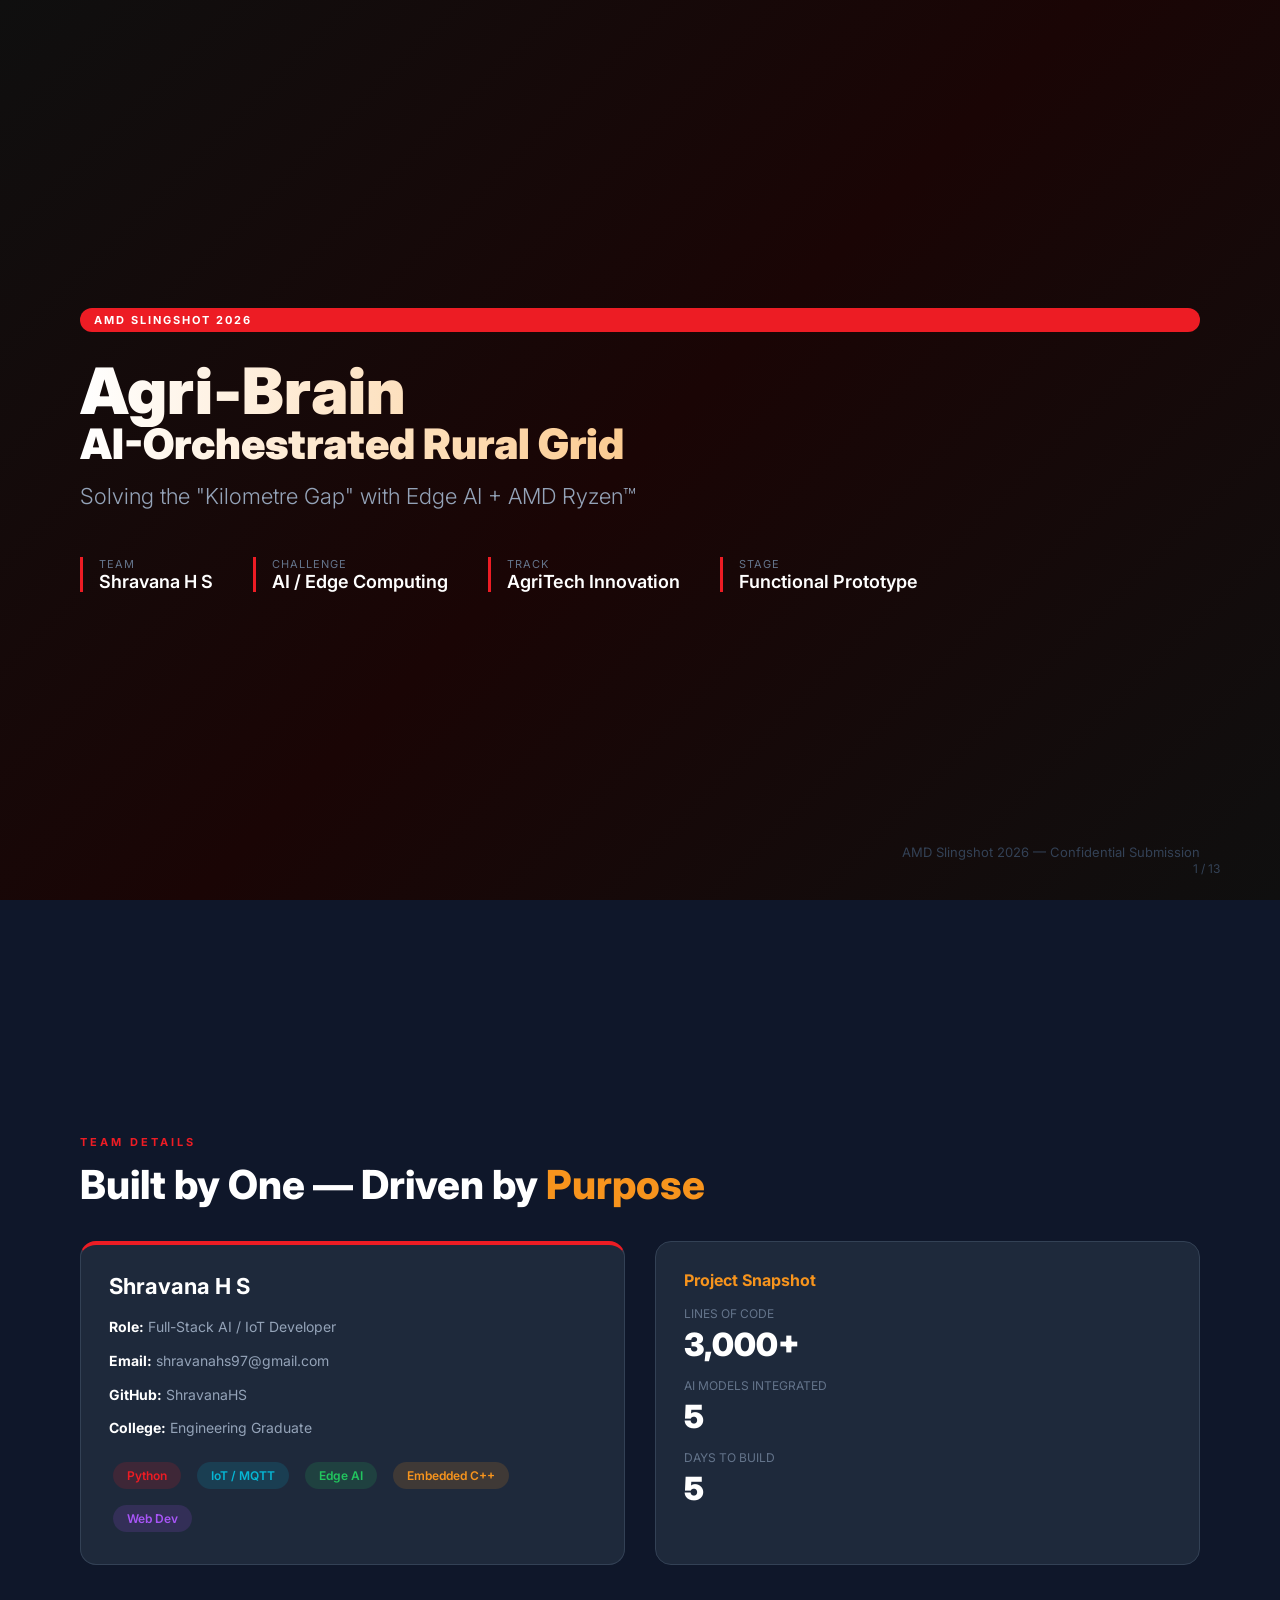
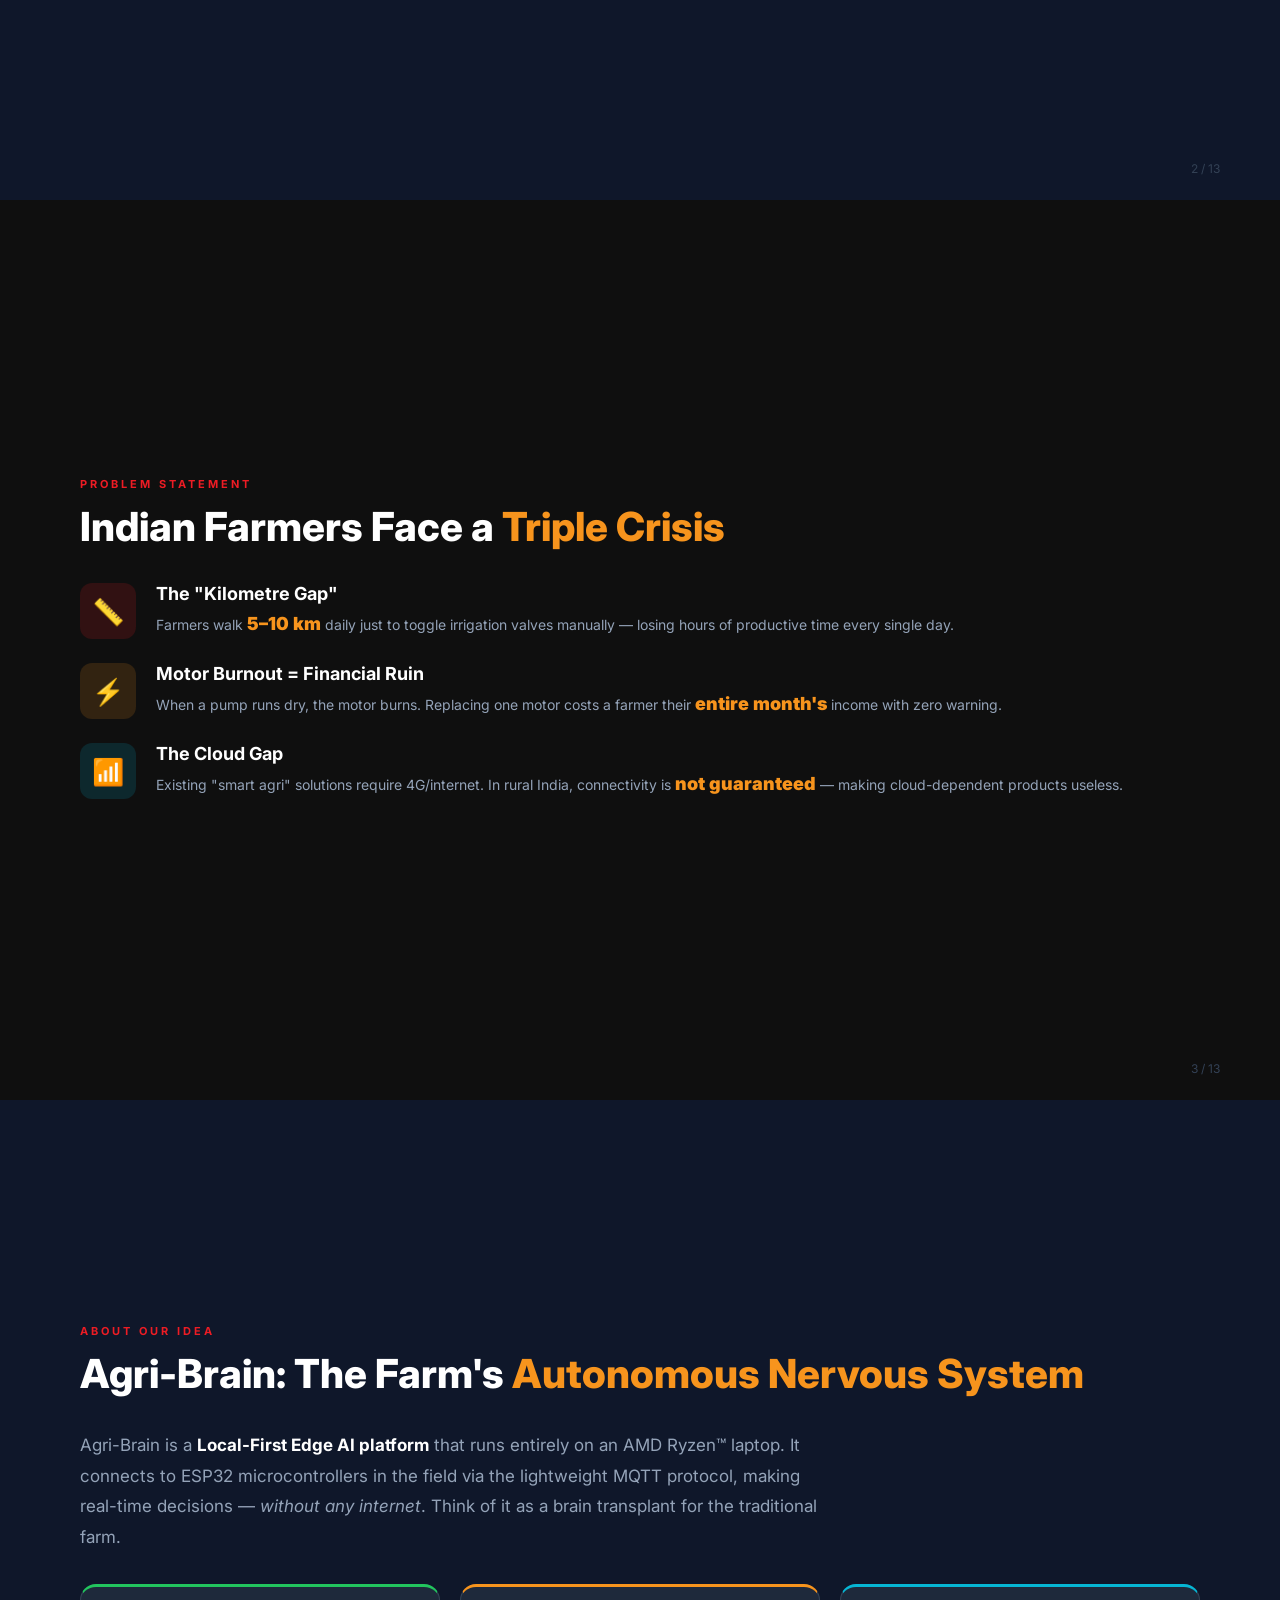
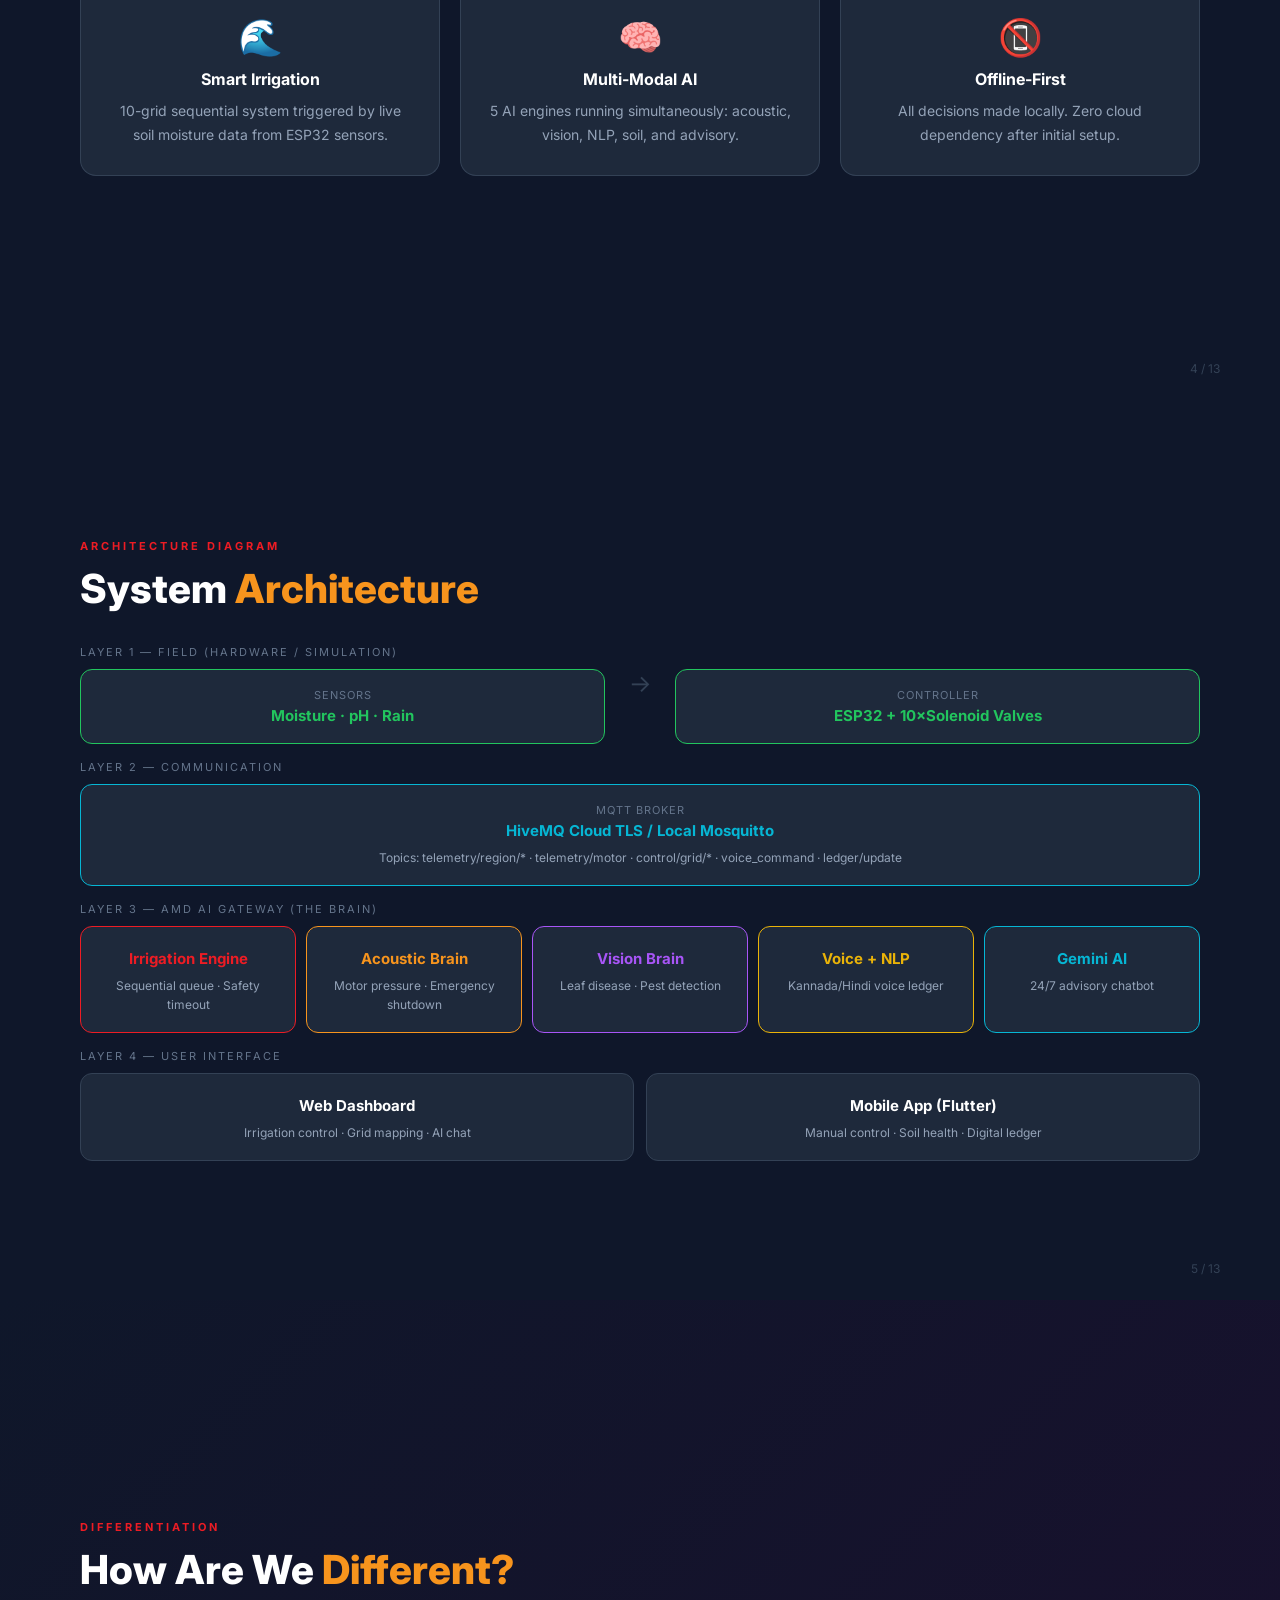
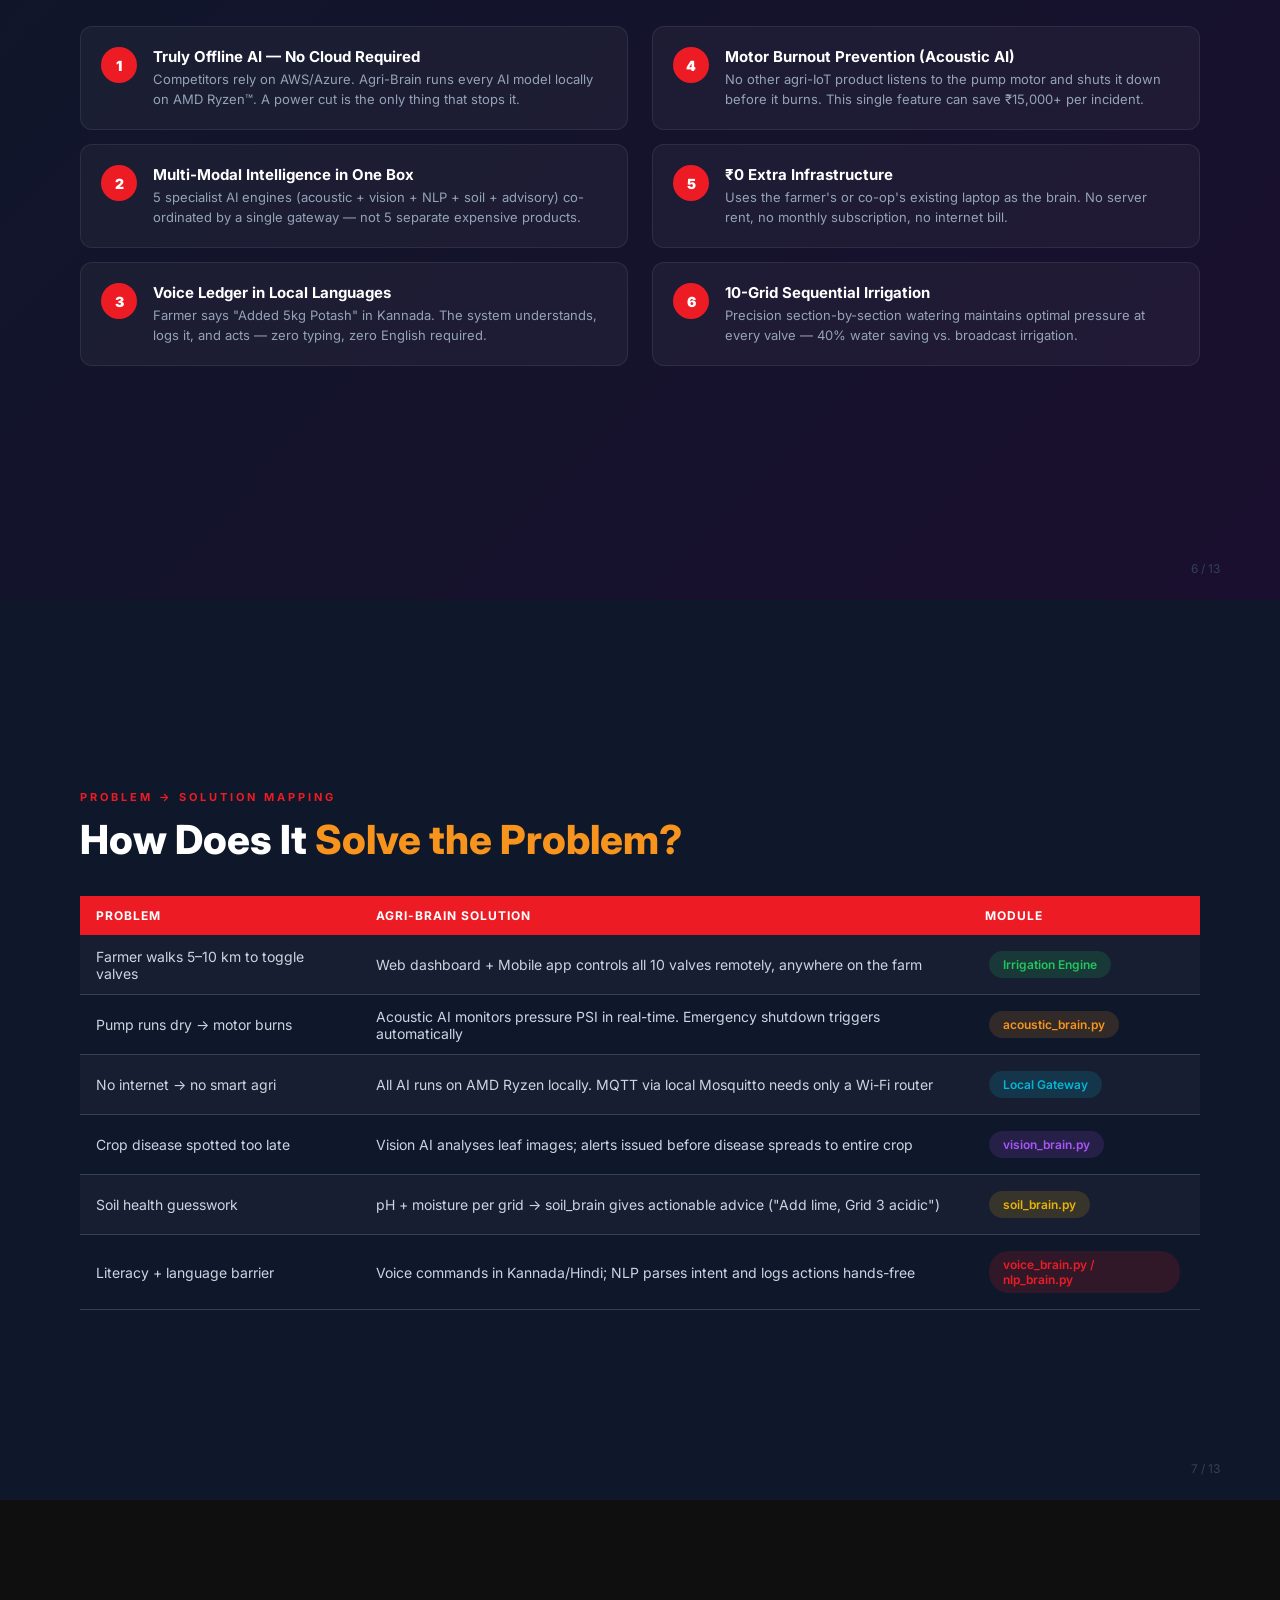
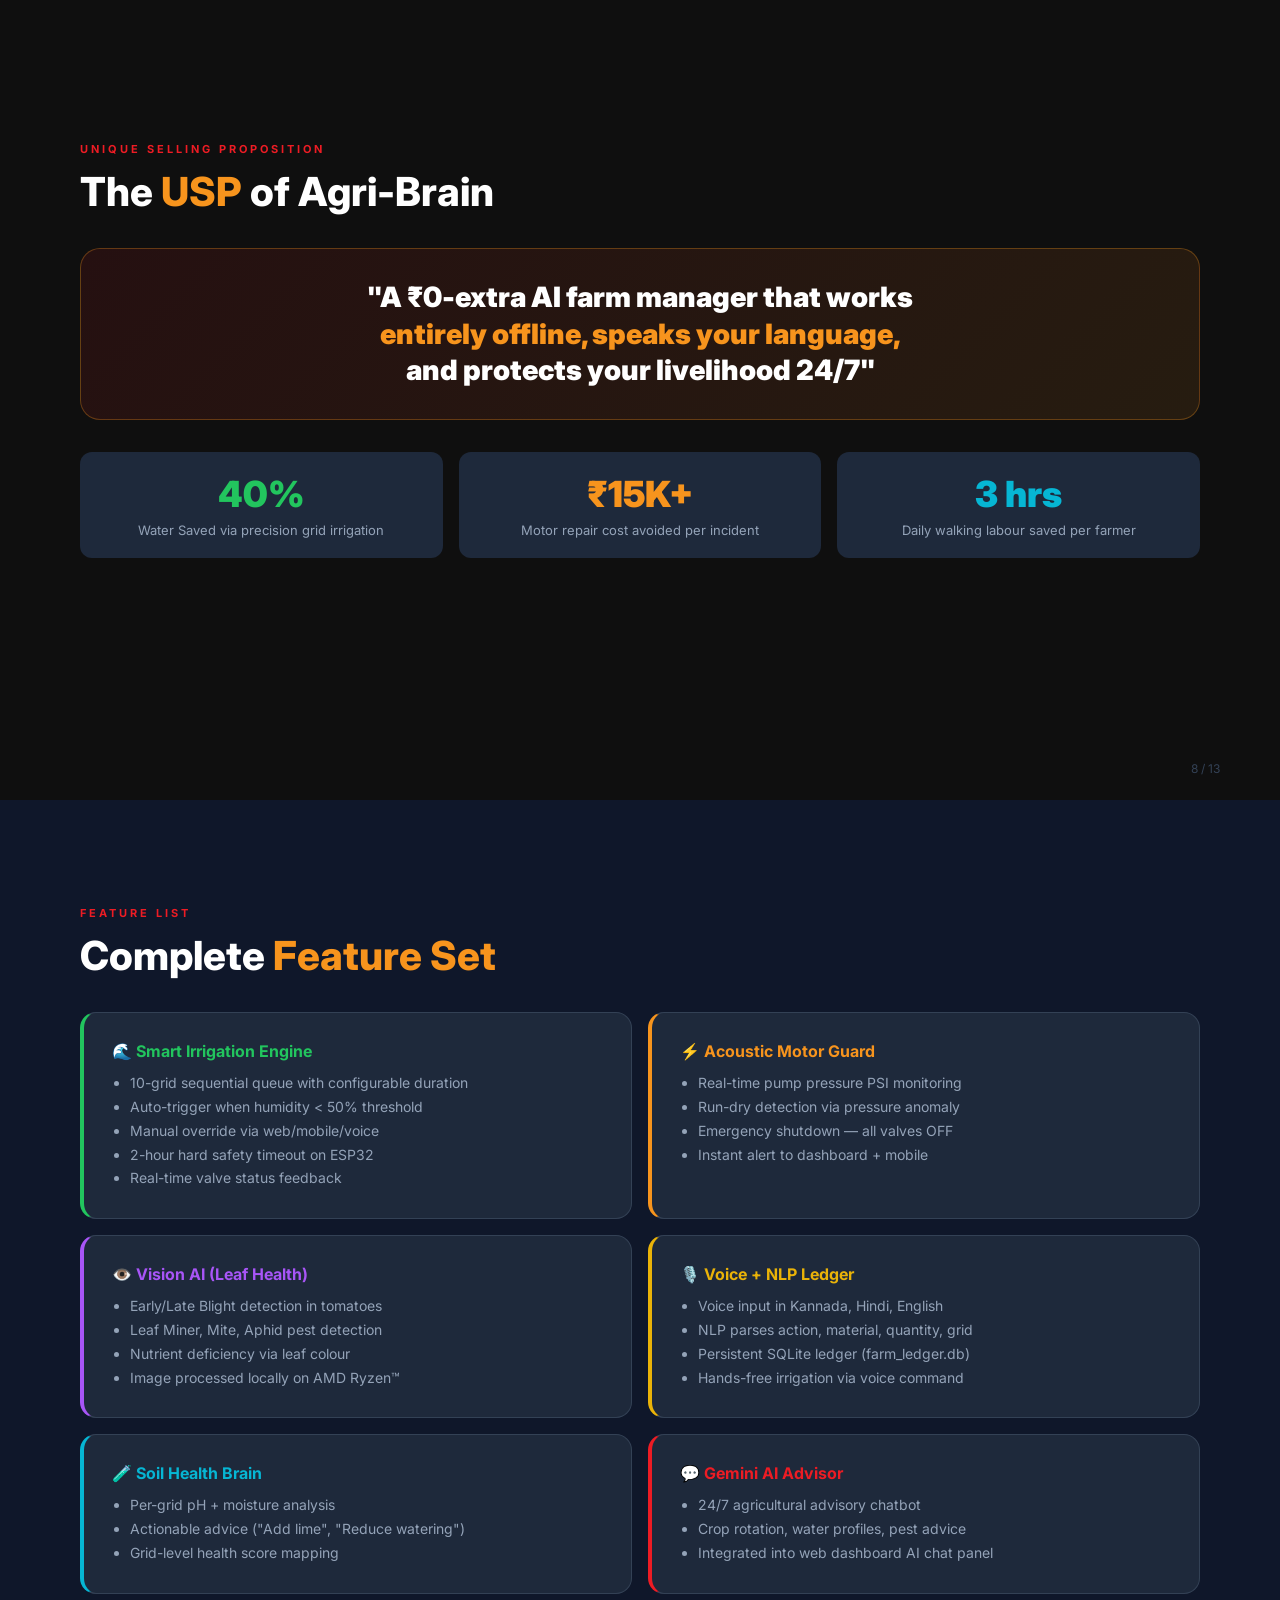
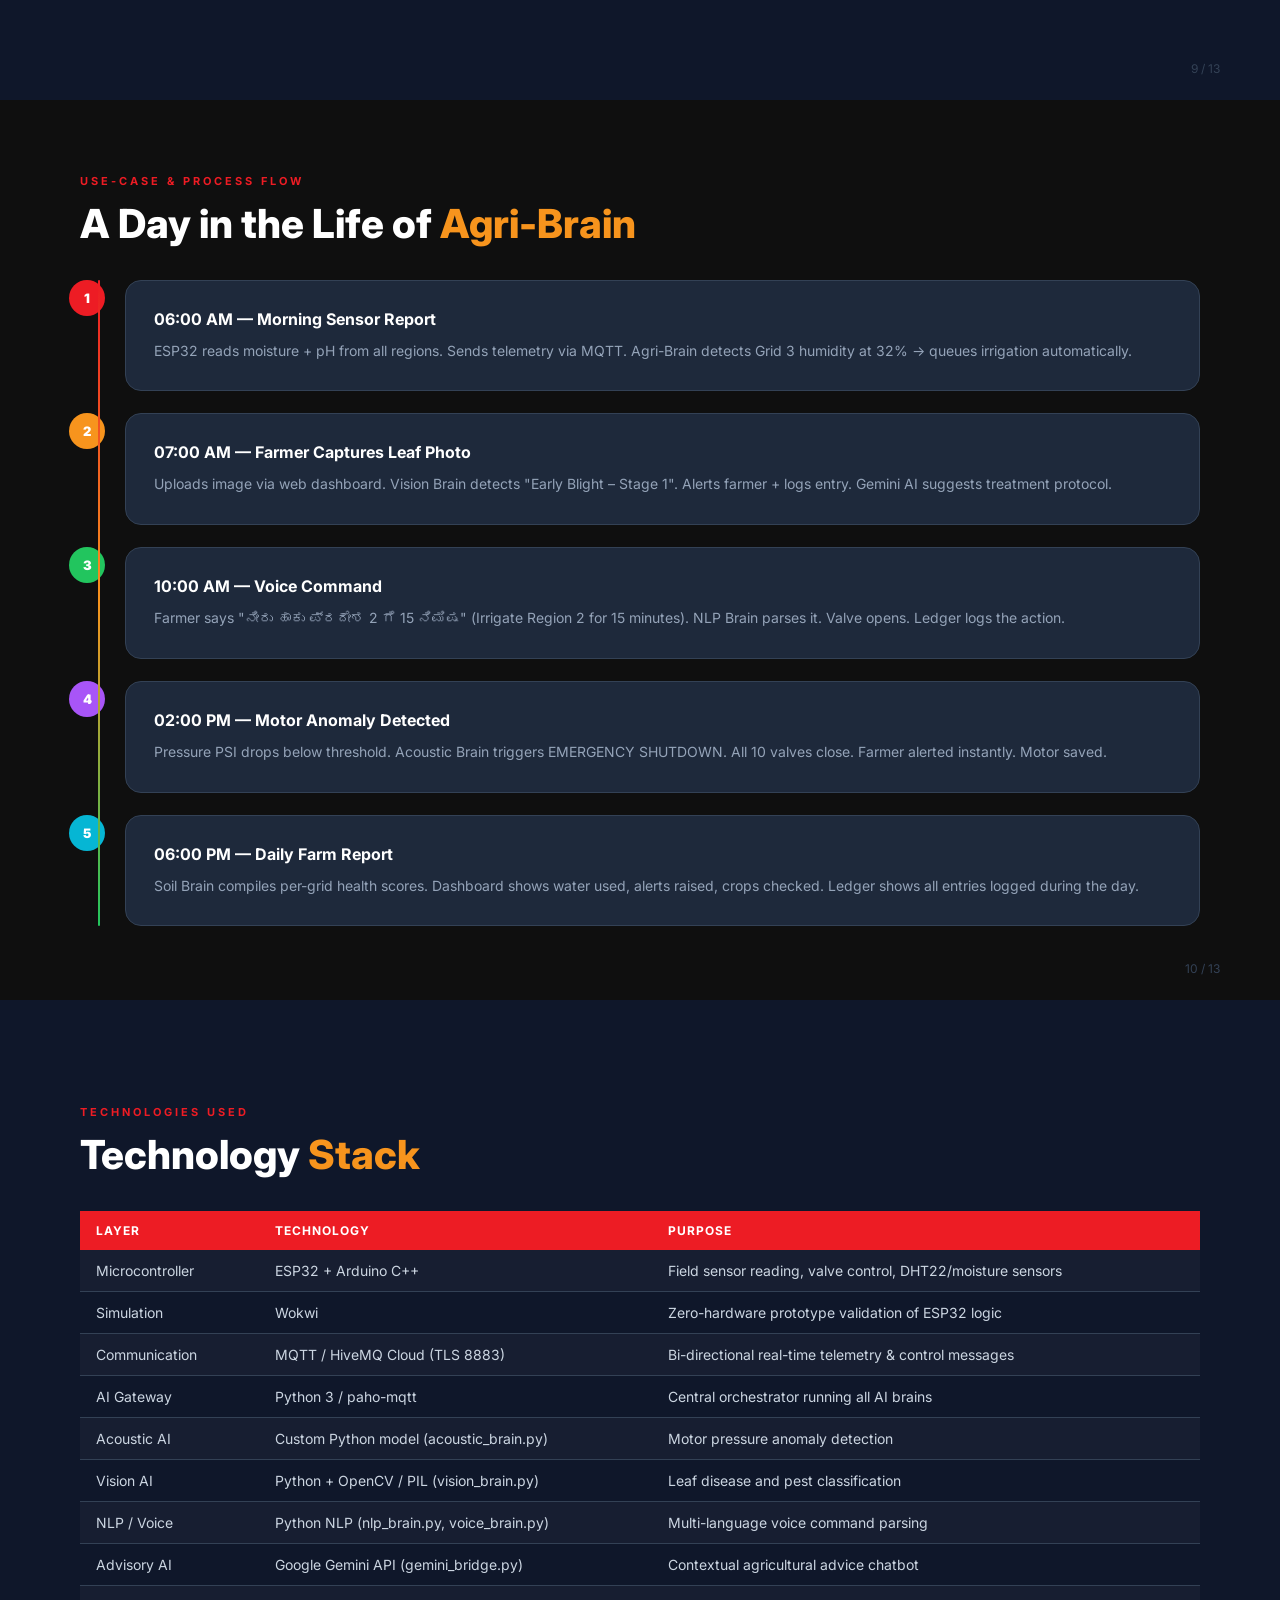
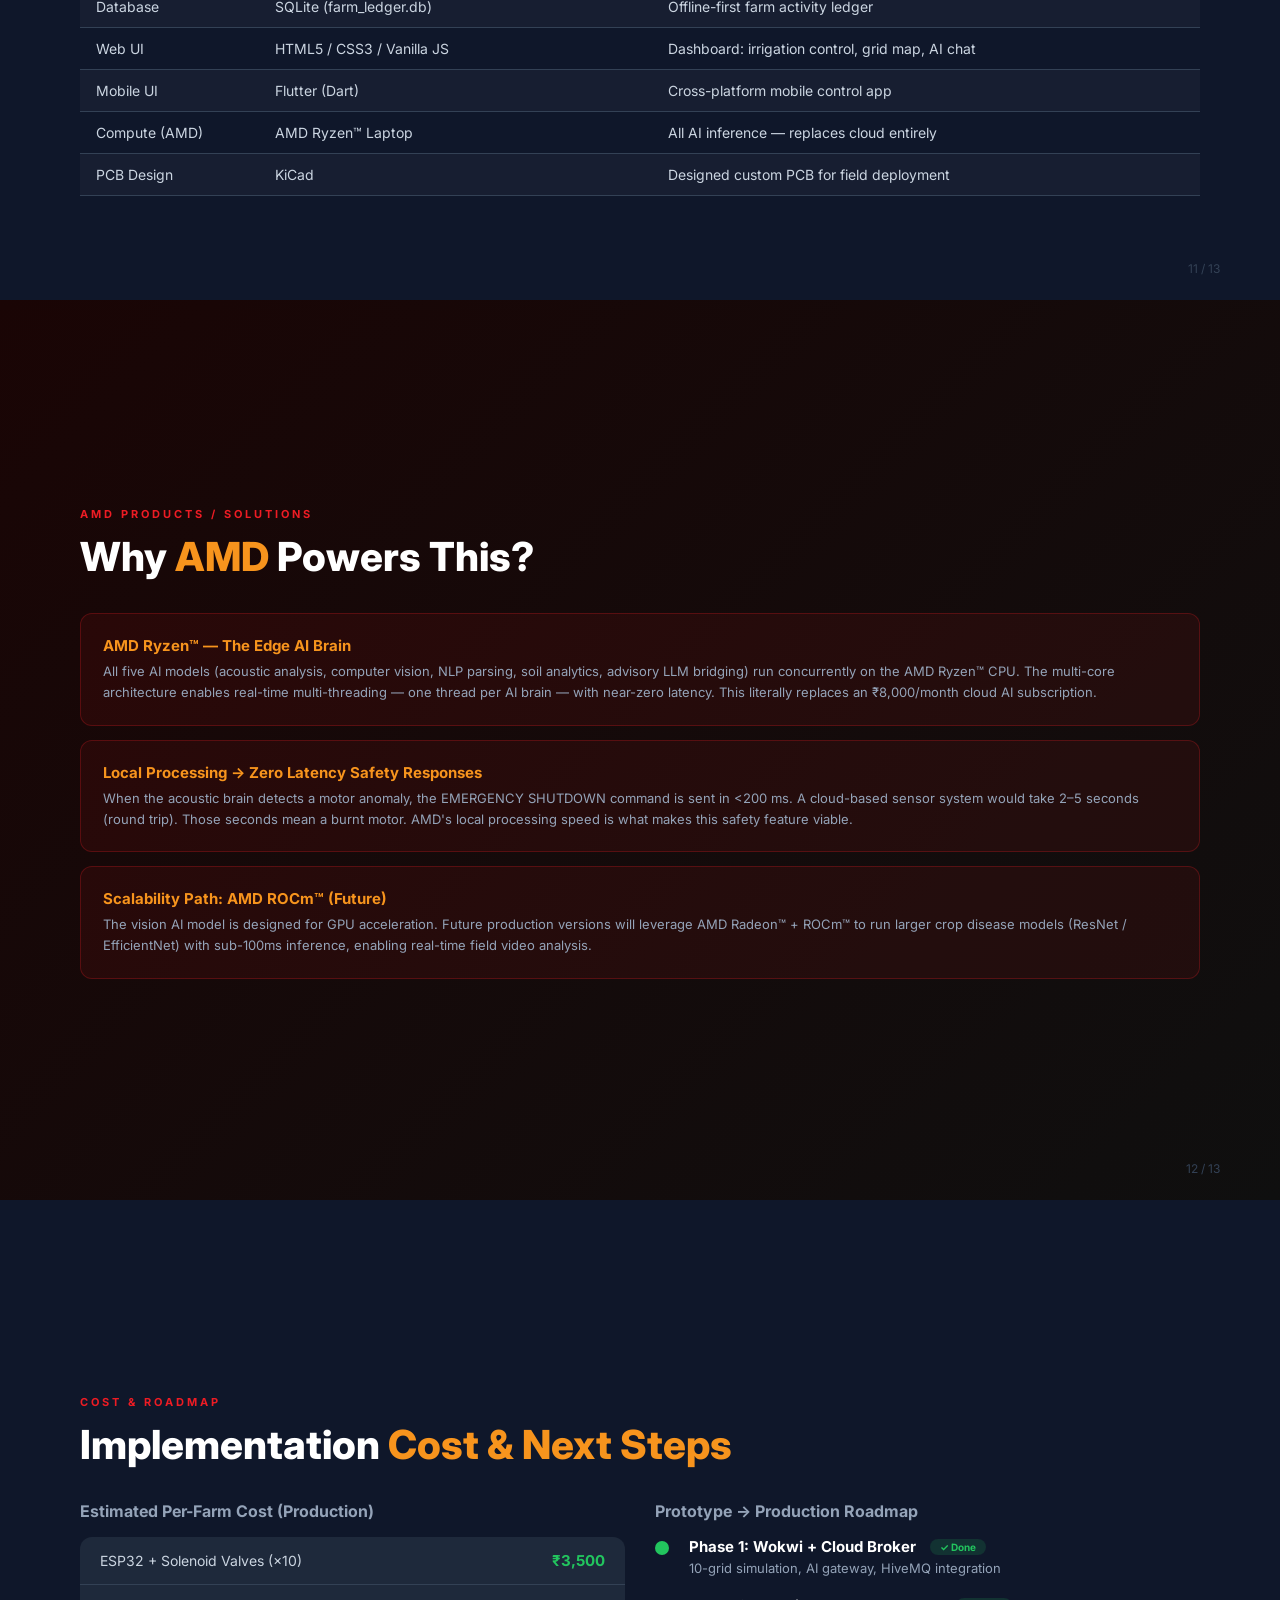
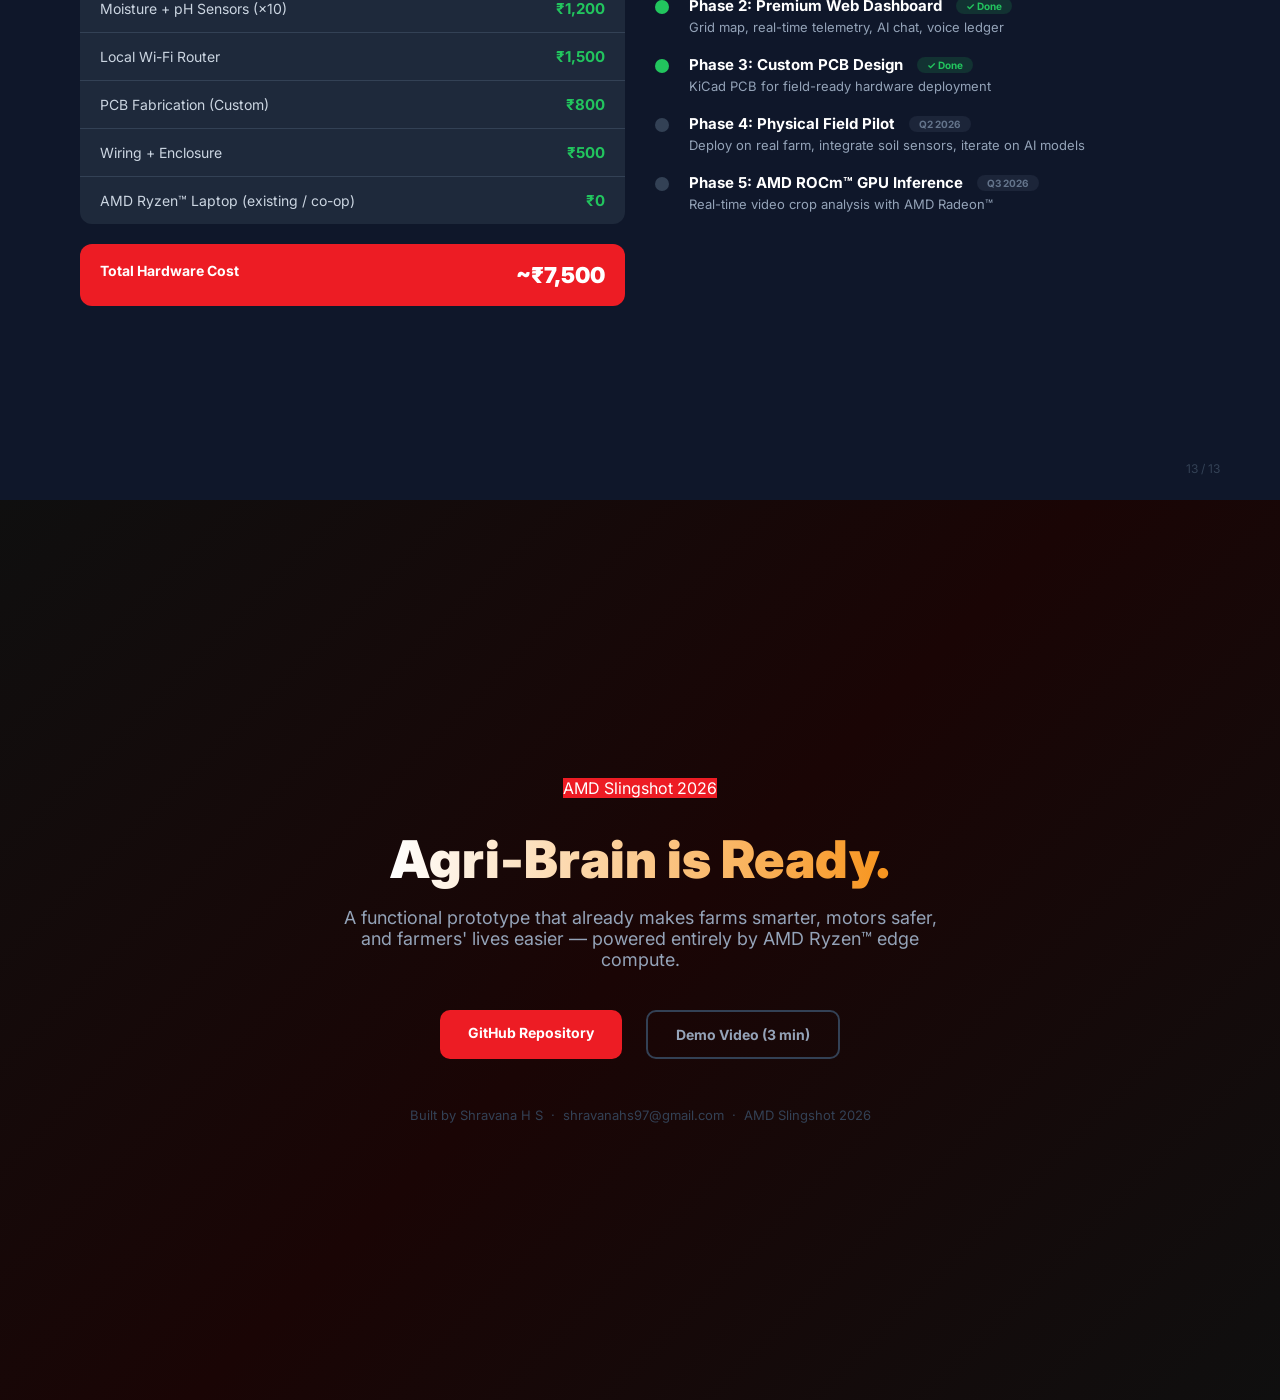
<file: docs/submission.html>
<!DOCTYPE html>
<html lang="en">

<head>
    <meta charset="UTF-8" />
    <meta name="viewport" content="width=device-width,initial-scale=1" />
    <title>Agri-Brain | AMD Slingshot 2026 Submission</title>
    <link href="https://fonts.googleapis.com/css2?family=Inter:wght@300;400;600;700;900&display=swap"
        rel="stylesheet" />
    <style>
        * {
            margin: 0;
            padding: 0;
            box-sizing: border-box;
        }

        body {
            font-family: 'Inter', sans-serif;
            background: #0a0a0a;
            color: #fff;
        }

        /* ── Slide base ── */
        .slide {
            width: 100%;
            min-height: 100vh;
            padding: 60px 80px;
            display: flex;
            flex-direction: column;
            justify-content: center;
            page-break-after: always;
            position: relative;
            overflow: hidden;
        }

        /* ── Colour palette ── */
        :root {
            --amd-red: #ED1C24;
            --amd-orange: #F7941D;
            --green: #22c55e;
            --teal: #06b6d4;
            --purple: #a855f7;
            --yellow: #eab308;
            --dark: #0f172a;
            --card: #1e293b;
            --border: #334155;
        }

        /* ── Slide 1 – Title ── */
        #s1 {
            background: linear-gradient(135deg, #0f0f0f 0%, #1a0505 50%, #0f0f0f 100%);
        }

        #s1 .badge {
            display: inline-block;
            background: var(--amd-red);
            color: #fff;
            font-size: 11px;
            font-weight: 700;
            padding: 5px 14px;
            border-radius: 20px;
            letter-spacing: 2px;
            text-transform: uppercase;
            margin-bottom: 24px;
        }

        #s1 h1 {
            font-size: 64px;
            font-weight: 900;
            line-height: 1.1;
            background: linear-gradient(90deg, #fff 0%, var(--amd-orange) 100%);
            -webkit-background-clip: text;
            -webkit-text-fill-color: transparent;
        }

        #s1 .tagline {
            font-size: 22px;
            color: #94a3b8;
            margin-top: 16px;
            font-weight: 300;
        }

        #s1 .meta {
            margin-top: 48px;
            display: flex;
            gap: 40px;
            flex-wrap: wrap;
        }

        #s1 .meta-item {
            border-left: 3px solid var(--amd-red);
            padding-left: 16px;
        }

        #s1 .meta-item .label {
            font-size: 11px;
            color: #64748b;
            text-transform: uppercase;
            letter-spacing: 1px;
        }

        #s1 .meta-item .val {
            font-size: 18px;
            font-weight: 600;
            color: #fff;
        }

        #s1 .corner {
            position: absolute;
            bottom: 40px;
            right: 80px;
            font-size: 13px;
            color: #334155;
        }

        /* ── Section title style ── */
        .section-label {
            font-size: 11px;
            font-weight: 700;
            text-transform: uppercase;
            letter-spacing: 3px;
            color: var(--amd-red);
            margin-bottom: 12px;
        }

        .slide-title {
            font-size: 40px;
            font-weight: 800;
            line-height: 1.2;
            margin-bottom: 32px;
        }

        .accent {
            color: var(--amd-orange);
        }

        /* ── Cards ── */
        .card {
            background: var(--card);
            border: 1px solid var(--border);
            border-radius: 16px;
            padding: 28px;
        }

        .card h3 {
            font-size: 16px;
            font-weight: 700;
            margin-bottom: 10px;
        }

        .card p,
        .card li {
            font-size: 14px;
            color: #94a3b8;
            line-height: 1.7;
        }

        .card ul {
            padding-left: 18px;
        }

        .grid-2 {
            display: grid;
            grid-template-columns: 1fr 1fr;
            gap: 20px;
        }

        .grid-3 {
            display: grid;
            grid-template-columns: 1fr 1fr 1fr;
            gap: 20px;
        }

        /* ── Problem slide ── */
        #s2 {
            background: #0f172a;
        }

        .problem-item {
            display: flex;
            gap: 20px;
            align-items: flex-start;
            margin-bottom: 24px;
        }

        .problem-icon {
            width: 56px;
            height: 56px;
            border-radius: 12px;
            display: flex;
            align-items: center;
            justify-content: center;
            font-size: 26px;
            flex-shrink: 0;
        }

        .problem-item h3 {
            font-size: 18px;
            font-weight: 700;
            margin-bottom: 6px;
        }

        .problem-item p {
            font-size: 14px;
            color: #94a3b8;
            line-height: 1.6;
        }

        .stat {
            display: inline-block;
            font-size: 32px;
            font-weight: 900;
            color: var(--amd-orange);
        }

        /* ── Architecture ── */
        #s5 {
            background: #0f172a;
        }

        .arch-row {
            display: flex;
            align-items: center;
            gap: 0;
            margin-bottom: 0;
        }

        .arch-box {
            background: var(--card);
            border: 1px solid var(--border);
            border-radius: 12px;
            padding: 18px 22px;
            text-align: center;
            flex: 1;
        }

        .arch-box .label {
            font-size: 11px;
            color: #64748b;
            text-transform: uppercase;
            letter-spacing: 1px;
        }

        .arch-box .name {
            font-size: 15px;
            font-weight: 700;
            margin-top: 4px;
        }

        .arch-box .items {
            font-size: 12px;
            color: #94a3b8;
            margin-top: 8px;
            line-height: 1.6;
        }

        .arch-arrow {
            font-size: 24px;
            color: #334155;
            padding: 0 12px;
            flex-shrink: 0;
        }

        /* ── Feature pills ── */
        .pill {
            display: inline-block;
            padding: 6px 14px;
            border-radius: 20px;
            font-size: 12px;
            font-weight: 600;
            margin: 4px;
        }

        /* ── USP slide ── */
        #s6 {
            background: linear-gradient(135deg, #0f172a, #1a0f2e);
        }

        .usp-item {
            display: flex;
            gap: 16px;
            padding: 20px;
            background: rgba(255, 255, 255, .04);
            border-radius: 12px;
            border: 1px solid rgba(255, 255, 255, .08);
            margin-bottom: 14px;
        }

        .usp-num {
            width: 36px;
            height: 36px;
            border-radius: 50%;
            background: var(--amd-red);
            display: flex;
            align-items: center;
            justify-content: center;
            font-weight: 900;
            font-size: 14px;
            flex-shrink: 0;
        }

        .usp-item h4 {
            font-size: 15px;
            font-weight: 700;
            margin-bottom: 4px;
        }

        .usp-item p {
            font-size: 13px;
            color: #94a3b8;
            line-height: 1.5;
        }

        /* ── Flow diagram ── */
        .flow {
            display: flex;
            align-items: center;
            gap: 0;
            flex-wrap: wrap;
        }

        .flow-step {
            background: var(--card);
            border: 1px solid var(--border);
            border-radius: 12px;
            padding: 16px 20px;
            text-align: center;
            min-width: 130px;
        }

        .flow-step .icon {
            font-size: 28px;
            margin-bottom: 8px;
        }

        .flow-step .name {
            font-size: 13px;
            font-weight: 700;
        }

        .flow-step .sub {
            font-size: 11px;
            color: #64748b;
            margin-top: 4px;
        }

        .flow-arrow {
            color: #334155;
            font-size: 22px;
            padding: 0 10px;
        }

        /* ── Tech table ── */
        table {
            width: 100%;
            border-collapse: collapse;
            font-size: 14px;
        }

        th {
            background: var(--amd-red);
            color: #fff;
            padding: 12px 16px;
            text-align: left;
            font-size: 12px;
            text-transform: uppercase;
            letter-spacing: 1px;
        }

        td {
            padding: 12px 16px;
            border-bottom: 1px solid var(--border);
            color: #cbd5e1;
        }

        tr:nth-child(even) td {
            background: rgba(255, 255, 255, .03);
        }

        /* ── AMD slide ── */
        #s10 {
            background: linear-gradient(135deg, #1a0505, #0f0f0f);
        }

        .amd-feature {
            background: rgba(237, 28, 36, .08);
            border: 1px solid rgba(237, 28, 36, .25);
            border-radius: 12px;
            padding: 22px;
            margin-bottom: 14px;
        }

        .amd-feature h4 {
            font-size: 15px;
            font-weight: 700;
            color: var(--amd-orange);
            margin-bottom: 6px;
        }

        .amd-feature p {
            font-size: 13px;
            color: #94a3b8;
            line-height: 1.6;
        }

        /* ── Cost slide ── */
        #s11 {
            background: #0f172a;
        }

        .cost-row {
            display: flex;
            justify-content: space-between;
            align-items: center;
            padding: 14px 20px;
            border-bottom: 1px solid var(--border);
        }

        .cost-row:last-child {
            border-bottom: none;
        }

        .cost-name {
            font-size: 14px;
            color: #cbd5e1;
        }

        .cost-val {
            font-size: 15px;
            font-weight: 700;
            color: var(--green);
        }

        .cost-total {
            background: var(--amd-red);
            border-radius: 12px;
            padding: 18px 20px;
            display: flex;
            justify-content: space-between;
            margin-top: 20px;
        }

        .cost-total .label {
            font-size: 14px;
            font-weight: 700;
        }

        .cost-total .val {
            font-size: 22px;
            font-weight: 900;
        }

        /* ── Roadmap ── */
        .roadmap-item {
            display: flex;
            gap: 20px;
            margin-bottom: 20px;
        }

        .rm-dot {
            width: 14px;
            height: 14px;
            border-radius: 50%;
            margin-top: 4px;
            flex-shrink: 0;
        }

        .rm-line {
            width: 2px;
            background: var(--border);
            margin: 18px auto 0;
            height: 40px;
        }

        .rm-done {
            background: var(--green);
        }

        .rm-now {
            background: var(--amd-orange);
        }

        .rm-future {
            background: var(--border);
        }

        .rm-content h4 {
            font-size: 15px;
            font-weight: 700;
            margin-bottom: 4px;
        }

        .rm-content p {
            font-size: 13px;
            color: #94a3b8;
        }

        .tag {
            font-size: 10px;
            padding: 2px 10px;
            border-radius: 10px;
            font-weight: 700;
            margin-left: 10px;
            vertical-align: middle;
        }

        .tag-done {
            background: rgba(34, 197, 94, .15);
            color: var(--green);
        }

        .tag-now {
            background: rgba(247, 148, 29, .15);
            color: var(--amd-orange);
        }

        .tag-future {
            background: rgba(100, 116, 139, .15);
            color: #64748b;
        }

        /* ── Final slide ── */
        #s13 {
            background: linear-gradient(135deg, #0f0f0f, #1a0505, #0f0f0f);
            text-align: center;
            justify-content: center;
            align-items: center;
        }

        #s13 h2 {
            font-size: 52px;
            font-weight: 900;
            background: linear-gradient(90deg, #fff, var(--amd-orange));
            -webkit-background-clip: text;
            -webkit-text-fill-color: transparent;
        }

        #s13 p {
            font-size: 18px;
            color: #94a3b8;
            margin-top: 16px;
            max-width: 600px;
        }

        #s13 .links {
            display: flex;
            gap: 24px;
            margin-top: 40px;
            justify-content: center;
            flex-wrap: wrap;
        }

        #s13 .link-btn {
            padding: 14px 28px;
            border-radius: 10px;
            font-size: 14px;
            font-weight: 700;
            text-decoration: none;
        }

        #s13 .btn-red {
            background: var(--amd-red);
            color: #fff;
        }

        #s13 .btn-outline {
            border: 2px solid #334155;
            color: #94a3b8;
        }

        /* ── Page numbers ── */
        .pg {
            position: absolute;
            bottom: 24px;
            right: 60px;
            font-size: 12px;
            color: #334155;
        }

        @media print {
            body {
                background: #fff;
            }

            .slide {
                page-break-after: always;
                min-height: 0;
                padding: 40px 60px;
            }
        }
    </style>
</head>

<body>

    <!-- ══════════════════ SLIDE 1 – TITLE ══════════════════ -->
    <div class="slide" id="s1">
        <div class="badge">AMD Slingshot 2026</div>
        <h1>Agri-Brain</h1>
        <h1 style="font-size:42px;margin-top:-6px;">AI-Orchestrated Rural Grid</h1>
        <div class="tagline">Solving the "Kilometre Gap" with Edge AI + AMD Ryzen™</div>

        <div class="meta">
            <div class="meta-item">
                <div class="label">Team</div>
                <div class="val">Shravana H S</div>
            </div>
            <div class="meta-item">
                <div class="label">Challenge</div>
                <div class="val">AI / Edge Computing</div>
            </div>
            <div class="meta-item">
                <div class="label">Track</div>
                <div class="val">AgriTech Innovation</div>
            </div>
            <div class="meta-item">
                <div class="label">Stage</div>
                <div class="val">Functional Prototype</div>
            </div>
        </div>
        <div class="corner">AMD Slingshot 2026 — Confidential Submission</div>
        <div class="pg">1 / 13</div>
    </div>

    <!-- ══════════════════ SLIDE 2 – TEAM ══════════════════ -->
    <div class="slide" id="s2" style="background:#0f172a;">
        <div class="section-label">Team Details</div>
        <div class="slide-title">Built by One — Driven by <span class="accent">Purpose</span></div>

        <div class="grid-2" style="gap:30px;">
            <div class="card" style="border-top:4px solid var(--amd-red);">
                <h3 style="font-size:22px;color:#fff;margin-bottom:16px;">Shravana H S</h3>
                <p style="margin-bottom:10px;"><strong style="color:#fff;">Role:</strong> Full-Stack AI / IoT Developer
                </p>
                <p style="margin-bottom:10px;"><strong style="color:#fff;">Email:</strong> shravanahs97@gmail.com</p>
                <p style="margin-bottom:10px;"><strong style="color:#fff;">GitHub:</strong> ShravanaHS</p>
                <p style="margin-bottom:10px;"><strong style="color:#fff;">College:</strong> Engineering Graduate</p>
                <div style="margin-top:18px;display:flex;flex-wrap:wrap;gap:8px;">
                    <span class="pill" style="background:rgba(237,28,36,.15);color:var(--amd-red);">Python</span>
                    <span class="pill" style="background:rgba(6,182,212,.15);color:var(--teal);">IoT / MQTT</span>
                    <span class="pill" style="background:rgba(34,197,94,.15);color:var(--green);">Edge AI</span>
                    <span class="pill" style="background:rgba(247,148,29,.15);color:var(--amd-orange);">Embedded
                        C++</span>
                    <span class="pill" style="background:rgba(168,85,247,.15);color:var(--purple);">Web Dev</span>
                </div>
            </div>
            <div class="card">
                <h3 style="color:var(--amd-orange);margin-bottom:16px;">Project Snapshot</h3>
                <div style="margin-bottom:14px;">
                    <div style="font-size:12px;color:#64748b;margin-bottom:4px;">LINES OF CODE</div>
                    <div style="font-size:32px;font-weight:900;color:#fff;">3,000+</div>
                </div>
                <div style="margin-bottom:14px;">
                    <div style="font-size:12px;color:#64748b;margin-bottom:4px;">AI MODELS INTEGRATED</div>
                    <div style="font-size:32px;font-weight:900;color:#fff;">5</div>
                </div>
                <div>
                    <div style="font-size:12px;color:#64748b;margin-bottom:4px;">DAYS TO BUILD</div>
                    <div style="font-size:32px;font-weight:900;color:#fff;">5</div>
                </div>
            </div>
        </div>
        <div class="pg">2 / 13</div>
    </div>

    <!-- ══════════════════ SLIDE 3 – PROBLEM ══════════════════ -->
    <div class="slide" id="s3" style="background:#0f0f0f;">
        <div class="section-label">Problem Statement</div>
        <div class="slide-title">Indian Farmers Face a <span class="accent">Triple Crisis</span></div>

        <div class="problem-item">
            <div class="problem-icon" style="background:rgba(237,28,36,.15);">📏</div>
            <div>
                <h3>The "Kilometre Gap"</h3>
                <p>Farmers walk <span class="stat" style="font-size:18px;">5–10 km</span> daily just to toggle
                    irrigation valves manually — losing hours of productive time every single day.</p>
            </div>
        </div>
        <div class="problem-item">
            <div class="problem-icon" style="background:rgba(247,148,29,.15);">⚡</div>
            <div>
                <h3>Motor Burnout = Financial Ruin</h3>
                <p>When a pump runs dry, the motor burns. Replacing one motor costs a farmer their <span class="stat"
                        style="font-size:18px;">entire month's</span> income with zero warning.</p>
            </div>
        </div>
        <div class="problem-item">
            <div class="problem-icon" style="background:rgba(6,182,212,.15);">📶</div>
            <div>
                <h3>The Cloud Gap</h3>
                <p>Existing "smart agri" solutions require 4G/internet. In rural India, connectivity is <span
                        class="stat" style="font-size:18px;">not guaranteed</span> — making cloud-dependent products
                    useless.</p>
            </div>
        </div>
        <div class="pg">3 / 13</div>
    </div>

    <!-- ══════════════════ SLIDE 4 – IDEA / BRIEF ══════════════════ -->
    <div class="slide" id="s4" style="background:#0f172a;">
        <div class="section-label">About Our Idea</div>
        <div class="slide-title">Agri-Brain: The Farm's <span class="accent">Autonomous Nervous System</span></div>

        <p style="font-size:17px;color:#94a3b8;line-height:1.8;max-width:750px;margin-bottom:32px;">
            Agri-Brain is a <strong style="color:#fff;">Local-First Edge AI platform</strong> that runs entirely on an
            AMD Ryzen™ laptop.
            It connects to ESP32 microcontrollers in the field via the lightweight MQTT protocol,
            making real-time decisions — <em>without any internet</em>.
            Think of it as a brain transplant for the traditional farm.
        </p>

        <div class="grid-3">
            <div class="card" style="border-top:3px solid var(--green);text-align:center;">
                <div style="font-size:36px;margin-bottom:10px;">🌊</div>
                <h3>Smart Irrigation</h3>
                <p>10-grid sequential system triggered by live soil moisture data from ESP32 sensors.</p>
            </div>
            <div class="card" style="border-top:3px solid var(--amd-orange);text-align:center;">
                <div style="font-size:36px;margin-bottom:10px;">🧠</div>
                <h3>Multi-Modal AI</h3>
                <p>5 AI engines running simultaneously: acoustic, vision, NLP, soil, and advisory.</p>
            </div>
            <div class="card" style="border-top:3px solid var(--teal);text-align:center;">
                <div style="font-size:36px;margin-bottom:10px;">📵</div>
                <h3>Offline-First</h3>
                <p>All decisions made locally. Zero cloud dependency after initial setup.</p>
            </div>
        </div>
        <div class="pg">4 / 13</div>
    </div>

    <!-- ══════════════════ SLIDE 5 – ARCHITECTURE ══════════════════ -->
    <div class="slide" id="s5">
        <div class="section-label">Architecture Diagram</div>
        <div class="slide-title">System <span class="accent">Architecture</span></div>

        <!-- Layer 1: Field -->
        <div style="margin-bottom:10px;font-size:11px;color:#64748b;text-transform:uppercase;letter-spacing:2px;">Layer
            1 — Field (Hardware / Simulation)</div>
        <div style="display:flex;gap:12px;margin-bottom:16px;">
            <div class="arch-box" style="border-color:var(--green);">
                <div class="label">Sensors</div>
                <div class="name" style="color:var(--green);">Moisture · pH · Rain</div>
            </div>
            <div class="arch-arrow">→</div>
            <div class="arch-box" style="border-color:var(--green);">
                <div class="label">Controller</div>
                <div class="name" style="color:var(--green);">ESP32 + 10×Solenoid Valves</div>
            </div>
        </div>

        <!-- Layer 2: Communication -->
        <div style="margin-bottom:10px;font-size:11px;color:#64748b;text-transform:uppercase;letter-spacing:2px;">Layer
            2 — Communication</div>
        <div style="display:flex;gap:12px;margin-bottom:16px;">
            <div class="arch-box" style="border-color:var(--teal);flex:none;width:100%;">
                <div class="label">MQTT Broker</div>
                <div class="name" style="color:var(--teal);">HiveMQ Cloud TLS / Local Mosquitto</div>
                <div class="items">Topics: telemetry/region/* · telemetry/motor · control/grid/* · voice_command ·
                    ledger/update</div>
            </div>
        </div>

        <!-- Layer 3: Brain -->
        <div style="margin-bottom:10px;font-size:11px;color:#64748b;text-transform:uppercase;letter-spacing:2px;">Layer
            3 — AMD AI Gateway (The Brain)</div>
        <div style="display:flex;gap:10px;margin-bottom:16px;">
            <div class="arch-box" style="border-color:var(--amd-red);">
                <div class="name" style="color:var(--amd-red);">Irrigation Engine</div>
                <div class="items">Sequential queue · Safety timeout</div>
            </div>
            <div class="arch-box" style="border-color:var(--amd-orange);">
                <div class="name" style="color:var(--amd-orange);">Acoustic Brain</div>
                <div class="items">Motor pressure · Emergency shutdown</div>
            </div>
            <div class="arch-box" style="border-color:var(--purple);">
                <div class="name" style="color:var(--purple);">Vision Brain</div>
                <div class="items">Leaf disease · Pest detection</div>
            </div>
            <div class="arch-box" style="border-color:var(--yellow);">
                <div class="name" style="color:var(--yellow);">Voice + NLP</div>
                <div class="items">Kannada/Hindi voice ledger</div>
            </div>
            <div class="arch-box" style="border-color:var(--teal);">
                <div class="name" style="color:var(--teal);">Gemini AI</div>
                <div class="items">24/7 advisory chatbot</div>
            </div>
        </div>

        <!-- Layer 4: UI -->
        <div style="margin-bottom:10px;font-size:11px;color:#64748b;text-transform:uppercase;letter-spacing:2px;">Layer
            4 — User Interface</div>
        <div style="display:flex;gap:12px;">
            <div class="arch-box" style="border-color:#334155;">
                <div class="name">Web Dashboard</div>
                <div class="items">Irrigation control · Grid mapping · AI chat</div>
            </div>
            <div class="arch-box" style="border-color:#334155;">
                <div class="name">Mobile App (Flutter)</div>
                <div class="items">Manual control · Soil health · Digital ledger</div>
            </div>
        </div>
        <div class="pg">5 / 13</div>
    </div>

    <!-- ══════════════════ SLIDE 6 – HOW IT DIFFERS ══════════════════ -->
    <div class="slide" id="s6">
        <div class="section-label">Differentiation</div>
        <div class="slide-title">How Are We <span class="accent">Different?</span></div>

        <div style="display:grid;grid-template-columns:1fr 1fr;gap:24px;">
            <div>
                <div class="usp-item">
                    <div class="usp-num">1</div>
                    <div>
                        <h4>Truly Offline AI — No Cloud Required</h4>
                        <p>Competitors rely on AWS/Azure. Agri-Brain runs every AI model locally on AMD Ryzen™. A power
                            cut is the only thing that stops it.</p>
                    </div>
                </div>
                <div class="usp-item">
                    <div class="usp-num">2</div>
                    <div>
                        <h4>Multi-Modal Intelligence in One Box</h4>
                        <p>5 specialist AI engines (acoustic + vision + NLP + soil + advisory) co-ordinated by a single
                            gateway — not 5 separate expensive products.</p>
                    </div>
                </div>
                <div class="usp-item">
                    <div class="usp-num">3</div>
                    <div>
                        <h4>Voice Ledger in Local Languages</h4>
                        <p>Farmer says "Added 5kg Potash" in Kannada. The system understands, logs it, and acts — zero
                            typing, zero English required.</p>
                    </div>
                </div>
            </div>
            <div>
                <div class="usp-item">
                    <div class="usp-num">4</div>
                    <div>
                        <h4>Motor Burnout Prevention (Acoustic AI)</h4>
                        <p>No other agri-IoT product listens to the pump motor and shuts it down before it burns. This
                            single feature can save ₹15,000+ per incident.</p>
                    </div>
                </div>
                <div class="usp-item">
                    <div class="usp-num">5</div>
                    <div>
                        <h4>₹0 Extra Infrastructure</h4>
                        <p>Uses the farmer's or co-op's existing laptop as the brain. No server rent, no monthly
                            subscription, no internet bill.</p>
                    </div>
                </div>
                <div class="usp-item">
                    <div class="usp-num">6</div>
                    <div>
                        <h4>10-Grid Sequential Irrigation</h4>
                        <p>Precision section-by-section watering maintains optimal pressure at every valve — 40% water
                            saving vs. broadcast irrigation.</p>
                    </div>
                </div>
            </div>
        </div>
        <div class="pg">6 / 13</div>
    </div>

    <!-- ══════════════════ SLIDE 7 – HOW IT SOLVES ══════════════════ -->
    <div class="slide" id="s7" style="background:#0f172a;">
        <div class="section-label">Problem → Solution Mapping</div>
        <div class="slide-title">How Does It <span class="accent">Solve the Problem?</span></div>

        <table>
            <tr>
                <th>Problem</th>
                <th>Agri-Brain Solution</th>
                <th>Module</th>
            </tr>
            <tr>
                <td>Farmer walks 5–10 km to toggle valves</td>
                <td>Web dashboard + Mobile app controls all 10 valves remotely, anywhere on the farm</td>
                <td><span class="pill" style="background:rgba(34,197,94,.15);color:var(--green);">Irrigation
                        Engine</span></td>
            </tr>
            <tr>
                <td>Pump runs dry → motor burns</td>
                <td>Acoustic AI monitors pressure PSI in real-time. Emergency shutdown triggers automatically</td>
                <td><span class="pill"
                        style="background:rgba(247,148,29,.15);color:var(--amd-orange);">acoustic_brain.py</span></td>
            </tr>
            <tr>
                <td>No internet → no smart agri</td>
                <td>All AI runs on AMD Ryzen locally. MQTT via local Mosquitto needs only a Wi-Fi router</td>
                <td><span class="pill" style="background:rgba(6,182,212,.15);color:var(--teal);">Local Gateway</span>
                </td>
            </tr>
            <tr>
                <td>Crop disease spotted too late</td>
                <td>Vision AI analyses leaf images; alerts issued before disease spreads to entire crop</td>
                <td><span class="pill"
                        style="background:rgba(168,85,247,.15);color:var(--purple);">vision_brain.py</span></td>
            </tr>
            <tr>
                <td>Soil health guesswork</td>
                <td>pH + moisture per grid → soil_brain gives actionable advice ("Add lime, Grid 3 acidic")</td>
                <td><span class="pill" style="background:rgba(234,179,8,.15);color:var(--yellow);">soil_brain.py</span>
                </td>
            </tr>
            <tr>
                <td>Literacy + language barrier</td>
                <td>Voice commands in Kannada/Hindi; NLP parses intent and logs actions hands-free</td>
                <td><span class="pill" style="background:rgba(237,28,36,.15);color:var(--amd-red);">voice_brain.py /
                        nlp_brain.py</span></td>
            </tr>
        </table>
        <div class="pg">7 / 13</div>
    </div>

    <!-- ══════════════════ SLIDE 8 – USP ══════════════════ -->
    <div class="slide" id="s8" style="background:#0f0f0f;">
        <div class="section-label">Unique Selling Proposition</div>
        <div class="slide-title">The <span class="accent">USP</span> of Agri-Brain</div>

        <div
            style="text-align:center;padding:30px 20px;background:linear-gradient(135deg,rgba(237,28,36,.1),rgba(247,148,29,.1));border:1px solid rgba(247,148,29,.3);border-radius:20px;margin-bottom:32px;">
            <div style="font-size:28px;font-weight:900;line-height:1.3;">
                "A ₹0-extra AI farm manager that works<br />
                <span style="color:var(--amd-orange);">entirely offline, speaks your language,</span><br />
                and protects your livelihood 24/7"
            </div>
        </div>

        <div class="grid-3" style="gap:16px;">
            <div style="text-align:center;padding:20px;background:var(--card);border-radius:12px;">
                <div style="font-size:36px;font-weight:900;color:var(--green);">40%</div>
                <div style="font-size:13px;color:#94a3b8;margin-top:6px;">Water Saved via precision grid irrigation
                </div>
            </div>
            <div style="text-align:center;padding:20px;background:var(--card);border-radius:12px;">
                <div style="font-size:36px;font-weight:900;color:var(--amd-orange);">₹15K+</div>
                <div style="font-size:13px;color:#94a3b8;margin-top:6px;">Motor repair cost avoided per incident</div>
            </div>
            <div style="text-align:center;padding:20px;background:var(--card);border-radius:12px;">
                <div style="font-size:36px;font-weight:900;color:var(--teal);">3 hrs</div>
                <div style="font-size:13px;color:#94a3b8;margin-top:6px;">Daily walking labour saved per farmer</div>
            </div>
        </div>
        <div class="pg">8 / 13</div>
    </div>

    <!-- ══════════════════ SLIDE 9 – FEATURES ══════════════════ -->
    <div class="slide" id="s9" style="background:#0f172a;">
        <div class="section-label">Feature List</div>
        <div class="slide-title">Complete <span class="accent">Feature Set</span></div>
        <div class="grid-2" style="gap:16px;">
            <div class="card" style="border-left:4px solid var(--green);">
                <h3 style="color:var(--green);">🌊 Smart Irrigation Engine</h3>
                <ul>
                    <li>10-grid sequential queue with configurable duration</li>
                    <li>Auto-trigger when humidity &lt; 50% threshold</li>
                    <li>Manual override via web/mobile/voice</li>
                    <li>2-hour hard safety timeout on ESP32</li>
                    <li>Real-time valve status feedback</li>
                </ul>
            </div>
            <div class="card" style="border-left:4px solid var(--amd-orange);">
                <h3 style="color:var(--amd-orange);">⚡ Acoustic Motor Guard</h3>
                <ul>
                    <li>Real-time pump pressure PSI monitoring</li>
                    <li>Run-dry detection via pressure anomaly</li>
                    <li>Emergency shutdown — all valves OFF</li>
                    <li>Instant alert to dashboard + mobile</li>
                </ul>
            </div>
            <div class="card" style="border-left:4px solid var(--purple);">
                <h3 style="color:var(--purple);">👁️ Vision AI (Leaf Health)</h3>
                <ul>
                    <li>Early/Late Blight detection in tomatoes</li>
                    <li>Leaf Miner, Mite, Aphid pest detection</li>
                    <li>Nutrient deficiency via leaf colour</li>
                    <li>Image processed locally on AMD Ryzen™</li>
                </ul>
            </div>
            <div class="card" style="border-left:4px solid var(--yellow);">
                <h3 style="color:var(--yellow);">🎙️ Voice + NLP Ledger</h3>
                <ul>
                    <li>Voice input in Kannada, Hindi, English</li>
                    <li>NLP parses action, material, quantity, grid</li>
                    <li>Persistent SQLite ledger (farm_ledger.db)</li>
                    <li>Hands-free irrigation via voice command</li>
                </ul>
            </div>
            <div class="card" style="border-left:4px solid var(--teal);">
                <h3 style="color:var(--teal);">🧪 Soil Health Brain</h3>
                <ul>
                    <li>Per-grid pH + moisture analysis</li>
                    <li>Actionable advice ("Add lime", "Reduce watering")</li>
                    <li>Grid-level health score mapping</li>
                </ul>
            </div>
            <div class="card" style="border-left:4px solid var(--amd-red);">
                <h3 style="color:var(--amd-red);">💬 Gemini AI Advisor</h3>
                <ul>
                    <li>24/7 agricultural advisory chatbot</li>
                    <li>Crop rotation, water profiles, pest advice</li>
                    <li>Integrated into web dashboard AI chat panel</li>
                </ul>
            </div>
        </div>
        <div class="pg">9 / 13</div>
    </div>

    <!-- ══════════════════ SLIDE 10 – USE CASE / PROCESS FLOW ══════════════════ -->
    <div class="slide" id="s10a" style="background:#0f0f0f;">
        <div class="section-label">Use-Case &amp; Process Flow</div>
        <div class="slide-title">A Day in the Life of <span class="accent">Agri-Brain</span></div>

        <div style="position:relative;padding-left:40px;">

            <div
                style="position:absolute;left:18px;top:0;bottom:0;width:2px;background:linear-gradient(180deg,var(--amd-red),var(--amd-orange),var(--green));border-radius:2px;">
            </div>

            <div style="display:flex;align-items:flex-start;gap:20px;margin-bottom:22px;">
                <div
                    style="width:36px;height:36px;background:var(--amd-red);border-radius:50%;display:flex;align-items:center;justify-content:center;font-size:13px;font-weight:900;flex-shrink:0;margin-left:-51px;">
                    1</div>
                <div class="card" style="flex:1;">
                    <h3>06:00 AM — Morning Sensor Report</h3>
                    <p>ESP32 reads moisture + pH from all regions. Sends telemetry via MQTT. Agri-Brain detects Grid 3
                        humidity at 32% → queues irrigation automatically.</p>
                </div>
            </div>

            <div style="display:flex;align-items:flex-start;gap:20px;margin-bottom:22px;">
                <div
                    style="width:36px;height:36px;background:var(--amd-orange);border-radius:50%;display:flex;align-items:center;justify-content:center;font-size:13px;font-weight:900;flex-shrink:0;margin-left:-51px;">
                    2</div>
                <div class="card" style="flex:1;">
                    <h3>07:00 AM — Farmer Captures Leaf Photo</h3>
                    <p>Uploads image via web dashboard. Vision Brain detects "Early Blight – Stage 1". Alerts farmer +
                        logs entry. Gemini AI suggests treatment protocol.</p>
                </div>
            </div>

            <div style="display:flex;align-items:flex-start;gap:20px;margin-bottom:22px;">
                <div
                    style="width:36px;height:36px;background:var(--green);border-radius:50%;display:flex;align-items:center;justify-content:center;font-size:13px;font-weight:900;flex-shrink:0;margin-left:-51px;">
                    3</div>
                <div class="card" style="flex:1;">
                    <h3>10:00 AM — Voice Command</h3>
                    <p>Farmer says "ನೀರು ಹಾಕು ಪ್ರದೇಶ 2 ಗೆ 15 ನಿಮಿಷ" (Irrigate Region 2 for 15 minutes). NLP Brain parses
                        it. Valve opens. Ledger logs the action.</p>
                </div>
            </div>

            <div style="display:flex;align-items:flex-start;gap:20px;margin-bottom:22px;">
                <div
                    style="width:36px;height:36px;background:var(--purple);border-radius:50%;display:flex;align-items:center;justify-content:center;font-size:13px;font-weight:900;flex-shrink:0;margin-left:-51px;">
                    4</div>
                <div class="card" style="flex:1;">
                    <h3>02:00 PM — Motor Anomaly Detected</h3>
                    <p>Pressure PSI drops below threshold. Acoustic Brain triggers EMERGENCY SHUTDOWN. All 10 valves
                        close. Farmer alerted instantly. Motor saved.</p>
                </div>
            </div>

            <div style="display:flex;align-items:flex-start;gap:20px;">
                <div
                    style="width:36px;height:36px;background:var(--teal);border-radius:50%;display:flex;align-items:center;justify-content:center;font-size:13px;font-weight:900;flex-shrink:0;margin-left:-51px;">
                    5</div>
                <div class="card" style="flex:1;">
                    <h3>06:00 PM — Daily Farm Report</h3>
                    <p>Soil Brain compiles per-grid health scores. Dashboard shows water used, alerts raised, crops
                        checked. Ledger shows all entries logged during the day.</p>
                </div>
            </div>
        </div>
        <div class="pg">10 / 13</div>
    </div>

    <!-- ══════════════════ SLIDE 11 – TECH STACK ══════════════════ -->
    <div class="slide" id="s11a" style="background:#0f172a;">
        <div class="section-label">Technologies Used</div>
        <div class="slide-title">Technology <span class="accent">Stack</span></div>
        <table>
            <tr>
                <th>Layer</th>
                <th>Technology</th>
                <th>Purpose</th>
            </tr>
            <tr>
                <td>Microcontroller</td>
                <td>ESP32 + Arduino C++</td>
                <td>Field sensor reading, valve control, DHT22/moisture sensors</td>
            </tr>
            <tr>
                <td>Simulation</td>
                <td>Wokwi</td>
                <td>Zero-hardware prototype validation of ESP32 logic</td>
            </tr>
            <tr>
                <td>Communication</td>
                <td>MQTT / HiveMQ Cloud (TLS 8883)</td>
                <td>Bi-directional real-time telemetry &amp; control messages</td>
            </tr>
            <tr>
                <td>AI Gateway</td>
                <td>Python 3 / paho-mqtt</td>
                <td>Central orchestrator running all AI brains</td>
            </tr>
            <tr>
                <td>Acoustic AI</td>
                <td>Custom Python model (acoustic_brain.py)</td>
                <td>Motor pressure anomaly detection</td>
            </tr>
            <tr>
                <td>Vision AI</td>
                <td>Python + OpenCV / PIL (vision_brain.py)</td>
                <td>Leaf disease and pest classification</td>
            </tr>
            <tr>
                <td>NLP / Voice</td>
                <td>Python NLP (nlp_brain.py, voice_brain.py)</td>
                <td>Multi-language voice command parsing</td>
            </tr>
            <tr>
                <td>Advisory AI</td>
                <td>Google Gemini API (gemini_bridge.py)</td>
                <td>Contextual agricultural advice chatbot</td>
            </tr>
            <tr>
                <td>Database</td>
                <td>SQLite (farm_ledger.db)</td>
                <td>Offline-first farm activity ledger</td>
            </tr>
            <tr>
                <td>Web UI</td>
                <td>HTML5 / CSS3 / Vanilla JS</td>
                <td>Dashboard: irrigation control, grid map, AI chat</td>
            </tr>
            <tr>
                <td>Mobile UI</td>
                <td>Flutter (Dart)</td>
                <td>Cross-platform mobile control app</td>
            </tr>
            <tr>
                <td>Compute (AMD)</td>
                <td>AMD Ryzen™ Laptop</td>
                <td>All AI inference — replaces cloud entirely</td>
            </tr>
            <tr>
                <td>PCB Design</td>
                <td>KiCad</td>
                <td>Designed custom PCB for field deployment</td>
            </tr>
        </table>
        <div class="pg">11 / 13</div>
    </div>

    <!-- ══════════════════ SLIDE 12 – AMD USAGE ══════════════════ -->
    <div class="slide" id="s12" style="background:linear-gradient(135deg,#1a0505,#0f0f0f);">
        <div class="section-label">AMD Products / Solutions</div>
        <div class="slide-title">Why <span class="accent">AMD</span> Powers This?</div>

        <div class="amd-feature">
            <h4>AMD Ryzen™ — The Edge AI Brain</h4>
            <p>All five AI models (acoustic analysis, computer vision, NLP parsing, soil analytics, advisory LLM
                bridging)
                run concurrently on the AMD Ryzen™ CPU. The multi-core architecture enables real-time multi-threading —
                one thread per AI brain — with near-zero latency. This literally replaces an ₹8,000/month cloud AI
                subscription.</p>
        </div>
        <div class="amd-feature">
            <h4>Local Processing → Zero Latency Safety Responses</h4>
            <p>When the acoustic brain detects a motor anomaly, the EMERGENCY SHUTDOWN command is sent in &lt;200 ms.
                A cloud-based sensor system would take 2–5 seconds (round trip). Those seconds mean a burnt motor.
                AMD's local processing speed is what makes this safety feature viable.</p>
        </div>
        <div class="amd-feature">
            <h4>Scalability Path: AMD ROCm™ (Future)</h4>
            <p>The vision AI model is designed for GPU acceleration. Future production versions will leverage AMD
                Radeon™ + ROCm™
                to run larger crop disease models (ResNet / EfficientNet) with sub-100ms inference, enabling real-time
                field video analysis.</p>
        </div>
        <div class="pg">12 / 13</div>
    </div>

    <!-- ══════════════════ SLIDE 13 – COST + ROADMAP + LINKS ══════════════════ -->
    <div class="slide" id="s13a" style="background:#0f172a;">
        <div class="section-label">Cost &amp; Roadmap</div>
        <div class="slide-title">Implementation <span class="accent">Cost &amp; Next Steps</span></div>
        <div class="grid-2" style="gap:30px;">
            <div>
                <h3 style="font-size:16px;color:#94a3b8;margin-bottom:16px;">Estimated Per-Farm Cost (Production)</h3>
                <div style="background:var(--card);border-radius:12px;overflow:hidden;">
                    <div class="cost-row"><span class="cost-name">ESP32 + Solenoid Valves (×10)</span><span
                            class="cost-val">₹3,500</span></div>
                    <div class="cost-row"><span class="cost-name">Moisture + pH Sensors (×10)</span><span
                            class="cost-val">₹1,200</span></div>
                    <div class="cost-row"><span class="cost-name">Local Wi-Fi Router</span><span
                            class="cost-val">₹1,500</span></div>
                    <div class="cost-row"><span class="cost-name">PCB Fabrication (Custom)</span><span
                            class="cost-val">₹800</span></div>
                    <div class="cost-row"><span class="cost-name">Wiring + Enclosure</span><span
                            class="cost-val">₹500</span></div>
                    <div class="cost-row"><span class="cost-name">AMD Ryzen™ Laptop (existing / co-op)</span><span
                            class="cost-val">₹0</span></div>
                </div>
                <div class="cost-total">
                    <span class="label">Total Hardware Cost</span>
                    <span class="val">~₹7,500</span>
                </div>
            </div>
            <div>
                <h3 style="font-size:16px;color:#94a3b8;margin-bottom:16px;">Prototype → Production Roadmap</h3>
                <div class="roadmap-item">
                    <div>
                        <div class="rm-dot rm-done"></div>
                    </div>
                    <div class="rm-content">
                        <h4>Phase 1: Wokwi + Cloud Broker <span class="tag tag-done">✓ Done</span></h4>
                        <p>10-grid simulation, AI gateway, HiveMQ integration</p>
                    </div>
                </div>
                <div class="roadmap-item">
                    <div>
                        <div class="rm-dot rm-done"></div>
                    </div>
                    <div class="rm-content">
                        <h4>Phase 2: Premium Web Dashboard <span class="tag tag-done">✓ Done</span></h4>
                        <p>Grid map, real-time telemetry, AI chat, voice ledger</p>
                    </div>
                </div>
                <div class="roadmap-item">
                    <div>
                        <div class="rm-dot rm-done"></div>
                    </div>
                    <div class="rm-content">
                        <h4>Phase 3: Custom PCB Design <span class="tag tag-done">✓ Done</span></h4>
                        <p>KiCad PCB for field-ready hardware deployment</p>
                    </div>
                </div>
                <div class="roadmap-item">
                    <div>
                        <div class="rm-dot rm-future"></div>
                    </div>
                    <div class="rm-content">
                        <h4>Phase 4: Physical Field Pilot <span class="tag tag-future">Q2 2026</span></h4>
                        <p>Deploy on real farm, integrate soil sensors, iterate on AI models</p>
                    </div>
                </div>
                <div class="roadmap-item">
                    <div>
                        <div class="rm-dot rm-future"></div>
                    </div>
                    <div class="rm-content">
                        <h4>Phase 5: AMD ROCm™ GPU Inference <span class="tag tag-future">Q3 2026</span></h4>
                        <p>Real-time video crop analysis with AMD Radeon™</p>
                    </div>
                </div>
            </div>
        </div>
        <div class="pg">13 / 13</div>
    </div>

    <!-- ══════════════════ FINAL SLIDE – CTA ══════════════════ -->
    <div class="slide" id="s13">
        <div class="badge" style="background:var(--amd-red);display:inline-block;margin-bottom:30px;">AMD Slingshot 2026
        </div>
        <h2>Agri-Brain is Ready.</h2>
        <p>A functional prototype that already makes farms smarter, motors safer, and farmers' lives easier — powered
            entirely by AMD Ryzen™ edge compute.</p>
        <div class="links">
            <a class="link-btn btn-red"
                href="https://github.com/ShravanaHS/Agri-Brain-AI-Orchestrated-Rural-Grid-A-ORG-">GitHub Repository</a>
            <a class="link-btn btn-outline" href="#">Demo Video (3 min)</a>
        </div>
        <div style="margin-top:48px;font-size:13px;color:#334155;">Built by Shravana H S &nbsp;·&nbsp;
            shravanahs97@gmail.com &nbsp;·&nbsp; AMD Slingshot 2026</div>
    </div>

</body>

</html>
</file>
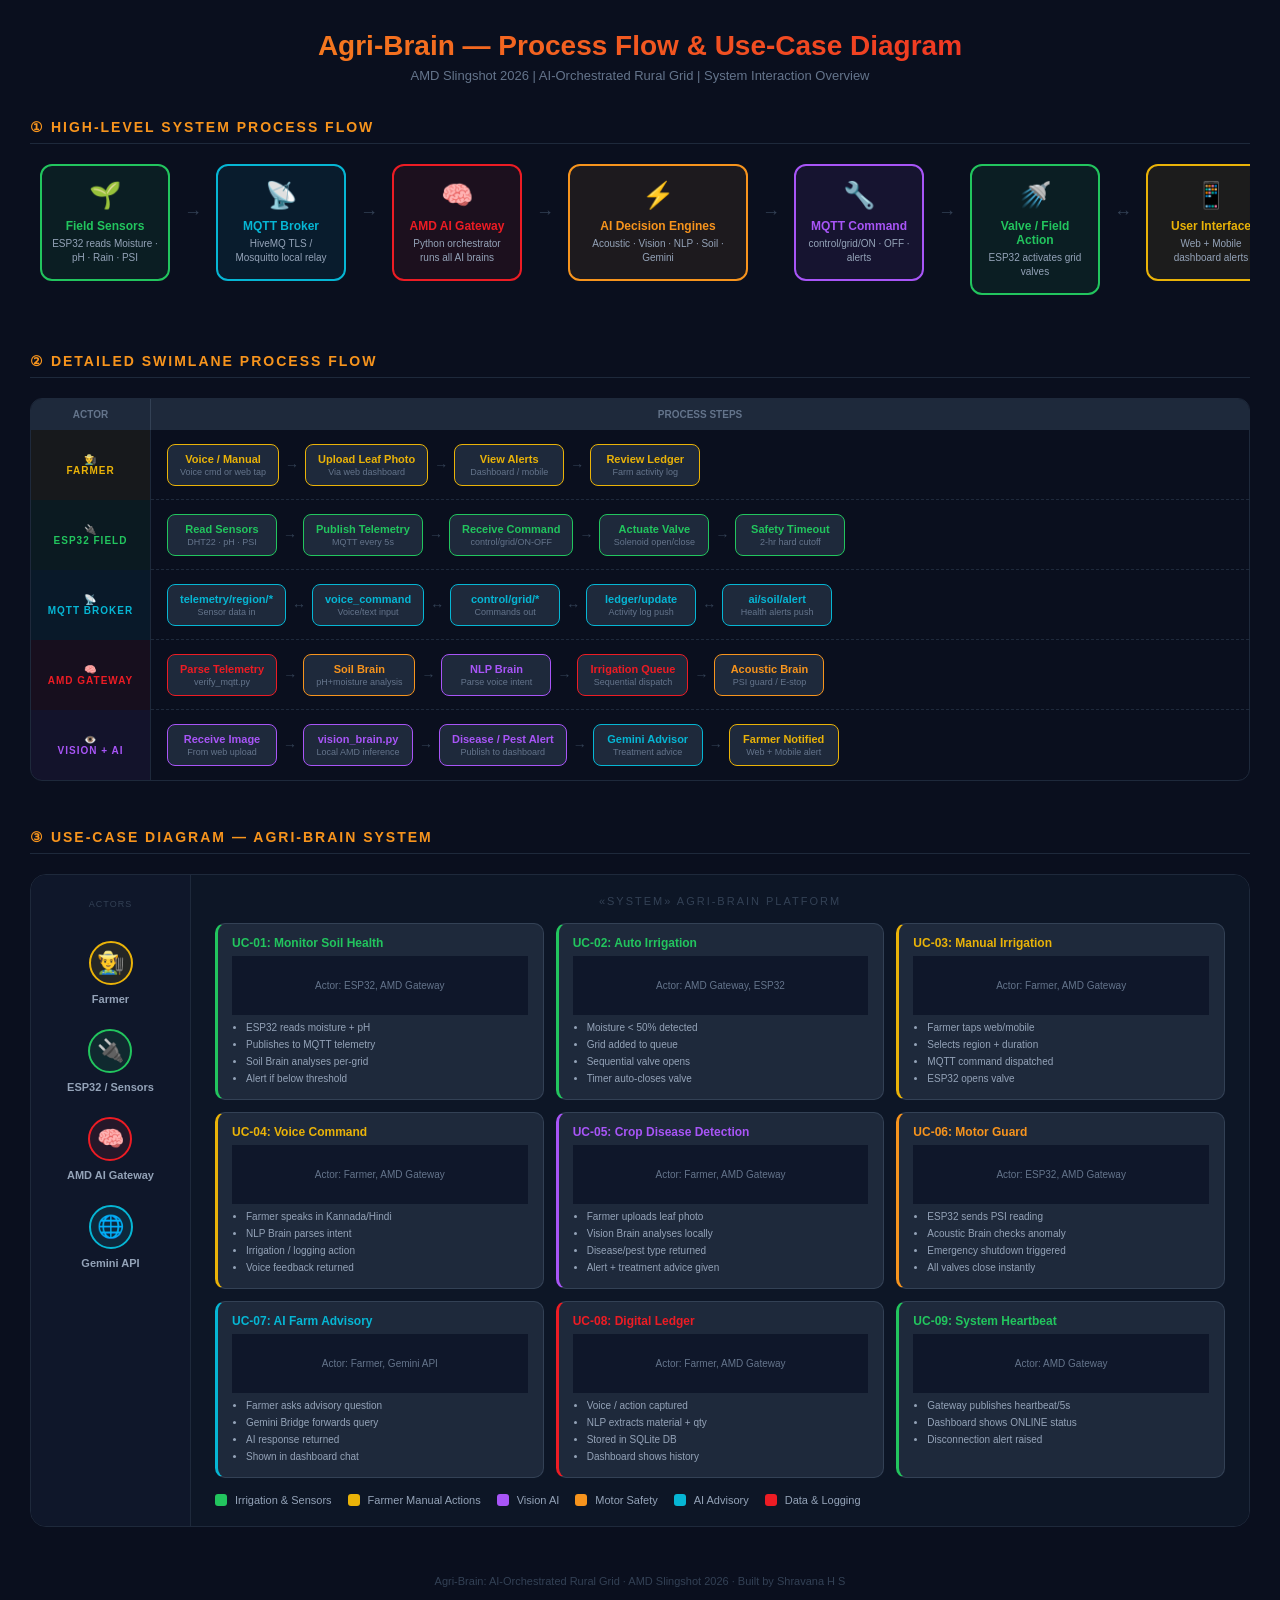
<file: docs/usecase_diagram.html>
<!DOCTYPE html>
<html lang="en">

<head>
    <meta charset="UTF-8" />
    <title>Agri-Brain — Process Flow & Use-Case Diagram</title>
    <style>
        * {
            margin: 0;
            padding: 0;
            box-sizing: border-box;
        }

        body {
            font-family: 'Segoe UI', Arial, sans-serif;
            background: #0a0f1e;
            color: #fff;
            padding: 30px;
        }

        h1 {
            text-align: center;
            font-size: 28px;
            margin-bottom: 6px;
            background: linear-gradient(90deg, #f7941d, #ed1c24);
            -webkit-background-clip: text;
            -webkit-text-fill-color: transparent;
        }

        .sub {
            text-align: center;
            color: #64748b;
            font-size: 13px;
            margin-bottom: 36px;
        }

        /* ═══════════════ SECTION HEADERS ═══════════════ */
        .section {
            margin-bottom: 48px;
        }

        .sec-title {
            font-size: 14px;
            font-weight: 700;
            text-transform: uppercase;
            letter-spacing: 2px;
            color: #f7941d;
            margin-bottom: 20px;
            padding-bottom: 8px;
            border-bottom: 1px solid #1e293b;
        }

        /* ═══════════════ PROCESS FLOW ═══════════════ */
        .flow {
            display: flex;
            align-items: flex-start;
            gap: 0;
            flex-wrap: nowrap;
            overflow-x: auto;
            padding-bottom: 10px;
        }

        .step {
            display: flex;
            flex-direction: column;
            align-items: center;
            min-width: 150px;
        }

        .step-box {
            width: 130px;
            padding: 14px 10px;
            border-radius: 12px;
            text-align: center;
            border: 2px solid;
            position: relative;
            cursor: default;
        }

        .step-box .icon {
            font-size: 26px;
            margin-bottom: 8px;
        }

        .step-box .name {
            font-size: 12px;
            font-weight: 700;
            margin-bottom: 4px;
        }

        .step-box .desc {
            font-size: 10px;
            color: #94a3b8;
            line-height: 1.4;
        }

        .step-connector {
            display: flex;
            align-items: center;
            padding-top: 38px;
        }

        .arrow {
            font-size: 18px;
            color: #334155;
            padding: 0 4px;
        }

        /* ═══════════════ USE-CASE DIAGRAM (SVG style) ═══════════════ */
        .uc-wrap {
            display: grid;
            grid-template-columns: 160px 1fr;
            gap: 0;
            border: 1px solid #1e293b;
            border-radius: 16px;
            overflow: hidden;
        }

        .uc-actor {
            background: #0f172a;
            padding: 24px 16px;
            display: flex;
            flex-direction: column;
            align-items: center;
            gap: 24px;
            border-right: 1px solid #1e293b;
        }

        .actor {
            display: flex;
            flex-direction: column;
            align-items: center;
            gap: 8px;
        }

        .actor-circle {
            width: 44px;
            height: 44px;
            border-radius: 50%;
            display: flex;
            align-items: center;
            justify-content: center;
            font-size: 22px;
            border: 2px solid;
        }

        .actor-label {
            font-size: 11px;
            font-weight: 700;
            text-align: center;
            color: #94a3b8;
        }

        .uc-system {
            background: #0d1626;
            padding: 20px 24px;
        }

        .sys-title {
            font-size: 11px;
            text-transform: uppercase;
            letter-spacing: 2px;
            color: #334155;
            text-align: center;
            margin-bottom: 16px;
        }

        .uc-grid {
            display: grid;
            grid-template-columns: 1fr 1fr 1fr;
            gap: 12px;
        }

        .use-case {
            background: #1e293b;
            border: 1px solid #334155;
            border-left: 3px solid;
            border-radius: 10px;
            padding: 12px 14px;
        }

        .use-case .uc-title {
            font-size: 12px;
            font-weight: 700;
            margin-bottom: 6px;
        }

        .use-case .uc-actor {
            font-size: 10px;
            color: #64748b;
            margin-bottom: 4px;
        }

        .use-case ul {
            padding-left: 14px;
        }

        .use-case li {
            font-size: 10px;
            color: #94a3b8;
            line-height: 1.7;
        }

        /* ═══════════════ SYSTEM FLOW (detailed) ═══════════════ */
        .detailed-flow {
            display: flex;
            flex-direction: column;
            gap: 0;
        }

        .df-lane {
            display: flex;
            align-items: stretch;
            gap: 0;
            min-height: 70px;
        }

        .df-actor {
            width: 120px;
            flex-shrink: 0;
            display: flex;
            align-items: center;
            justify-content: center;
            font-size: 10px;
            font-weight: 700;
            text-transform: uppercase;
            letter-spacing: 1px;
            border-right: 1px solid #1e293b;
            padding: 8px;
            text-align: center;
        }

        .df-steps {
            flex: 1;
            display: flex;
            align-items: center;
            gap: 0;
            padding: 10px 16px;
            border-bottom: 1px dashed #1e293b;
        }

        .df-box {
            background: #1e293b;
            border: 1px solid #334155;
            border-radius: 8px;
            padding: 8px 12px;
            font-size: 11px;
            text-align: center;
            min-width: 110px;
            flex-shrink: 0;
        }

        .df-box .df-title {
            font-weight: 700;
            margin-bottom: 2px;
        }

        .df-box .df-sub {
            font-size: 9px;
            color: #64748b;
        }

        .df-arr {
            color: #334155;
            font-size: 14px;
            padding: 0 6px;
            flex-shrink: 0;
        }

        /* ═══════════════ LEGEND ═══════════════ */
        .legend {
            display: flex;
            flex-wrap: wrap;
            gap: 16px;
            margin-top: 16px;
        }

        .leg-item {
            display: flex;
            align-items: center;
            gap: 8px;
            font-size: 11px;
            color: #94a3b8;
        }

        .leg-dot {
            width: 12px;
            height: 12px;
            border-radius: 3px;
            flex-shrink: 0;
        }

        /* colour palette */
        .c-red {
            color: #ed1c24;
            border-color: #ed1c24;
            background: rgba(237, 28, 36, .08);
        }

        .c-orange {
            color: #f7941d;
            border-color: #f7941d;
            background: rgba(247, 148, 29, .08);
        }

        .c-green {
            color: #22c55e;
            border-color: #22c55e;
            background: rgba(34, 197, 94, .08);
        }

        .c-teal {
            color: #06b6d4;
            border-color: #06b6d4;
            background: rgba(6, 182, 212, .08);
        }

        .c-purple {
            color: #a855f7;
            border-color: #a855f7;
            background: rgba(168, 85, 247, .08);
        }

        .c-yellow {
            color: #eab308;
            border-color: #eab308;
            background: rgba(234, 179, 8, .08);
        }

        .br-red {
            border-left-color: #ed1c24;
        }

        .br-orange {
            border-left-color: #f7941d;
        }

        .br-green {
            border-left-color: #22c55e;
        }

        .br-teal {
            border-left-color: #06b6d4;
        }

        .br-purple {
            border-left-color: #a855f7;
        }

        .br-yellow {
            border-left-color: #eab308;
        }

        @media print {
            body {
                background: #fff;
                color: #000;
                padding: 15px;
            }

            h1,
            p {
                color: #000 !important;
            }
        }
    </style>
</head>

<body>

    <h1>Agri-Brain — Process Flow & Use-Case Diagram</h1>
    <p class="sub">AMD Slingshot 2026 | AI-Orchestrated Rural Grid | System Interaction Overview</p>

    <!-- ══════════════════════════════════════════════════════════ -->
    <!--  SECTION 1 — HIGH-LEVEL PROCESS FLOW                     -->
    <!-- ══════════════════════════════════════════════════════════ -->
    <div class="section">
        <div class="sec-title">① High-Level System Process Flow</div>
        <div class="flow">

            <div class="step">
                <div class="step-box c-green">
                    <div class="icon">🌱</div>
                    <div class="name">Field Sensors</div>
                    <div class="desc">ESP32 reads Moisture · pH · Rain · PSI</div>
                </div>
            </div>
            <div class="step-connector">
                <div class="arrow">→</div>
            </div>

            <div class="step">
                <div class="step-box c-teal">
                    <div class="icon">📡</div>
                    <div class="name">MQTT Broker</div>
                    <div class="desc">HiveMQ TLS / Mosquitto local relay</div>
                </div>
            </div>
            <div class="step-connector">
                <div class="arrow">→</div>
            </div>

            <div class="step">
                <div class="step-box c-red">
                    <div class="icon">🧠</div>
                    <div class="name">AMD AI Gateway</div>
                    <div class="desc">Python orchestrator runs all AI brains</div>
                </div>
            </div>
            <div class="step-connector">
                <div class="arrow">→</div>
            </div>

            <div class="step" style="min-width:200px;">
                <div class="step-box c-orange" style="width:180px;">
                    <div class="icon">⚡</div>
                    <div class="name">AI Decision Engines</div>
                    <div class="desc">Acoustic · Vision · NLP · Soil · Gemini</div>
                </div>
            </div>
            <div class="step-connector">
                <div class="arrow">→</div>
            </div>

            <div class="step">
                <div class="step-box c-purple">
                    <div class="icon">🔧</div>
                    <div class="name">MQTT Command</div>
                    <div class="desc">control/grid/ON · OFF · alerts</div>
                </div>
            </div>
            <div class="step-connector">
                <div class="arrow">→</div>
            </div>

            <div class="step">
                <div class="step-box c-green">
                    <div class="icon">🚿</div>
                    <div class="name">Valve / Field Action</div>
                    <div class="desc">ESP32 activates grid valves</div>
                </div>
            </div>
            <div class="step-connector">
                <div class="arrow">↔</div>
            </div>

            <div class="step">
                <div class="step-box c-yellow">
                    <div class="icon">📱</div>
                    <div class="name">User Interface</div>
                    <div class="desc">Web + Mobile dashboard alerts</div>
                </div>
            </div>

        </div>
    </div>

    <!-- ══════════════════════════════════════════════════════════ -->
    <!--  SECTION 2 — SWIMLANE DETAILED FLOW                      -->
    <!-- ══════════════════════════════════════════════════════════ -->
    <div class="section">
        <div class="sec-title">② Detailed Swimlane Process Flow</div>
        <div style="border:1px solid #1e293b;border-radius:12px;overflow:hidden;">

            <!-- Header row -->
            <div style="display:flex;background:#1e293b;">
                <div
                    style="width:120px;flex-shrink:0;padding:10px;font-size:10px;font-weight:700;color:#64748b;text-align:center;border-right:1px solid #334155;">
                    ACTOR</div>
                <div style="flex:1;padding:10px;font-size:10px;font-weight:700;color:#64748b;text-align:center;">PROCESS
                    STEPS</div>
            </div>

            <!-- Farmer lane -->
            <div class="df-lane">
                <div class="df-actor" style="color:#eab308;background:rgba(234,179,8,.06);">👨‍🌾<br />Farmer</div>
                <div class="df-steps">
                    <div class="df-box" style="border-color:#eab308;">
                        <div class="df-title" style="color:#eab308;">Voice / Manual</div>
                        <div class="df-sub">Voice cmd or web tap</div>
                    </div>
                    <div class="df-arr">→</div>
                    <div class="df-box" style="border-color:#eab308;">
                        <div class="df-title" style="color:#eab308;">Upload Leaf Photo</div>
                        <div class="df-sub">Via web dashboard</div>
                    </div>
                    <div class="df-arr">→</div>
                    <div class="df-box" style="border-color:#eab308;">
                        <div class="df-title" style="color:#eab308;">View Alerts</div>
                        <div class="df-sub">Dashboard / mobile</div>
                    </div>
                    <div class="df-arr">→</div>
                    <div class="df-box" style="border-color:#eab308;">
                        <div class="df-title" style="color:#eab308;">Review Ledger</div>
                        <div class="df-sub">Farm activity log</div>
                    </div>
                </div>
            </div>

            <!-- ESP32 lane -->
            <div class="df-lane">
                <div class="df-actor" style="color:#22c55e;background:rgba(34,197,94,.06);">🔌<br />ESP32 Field</div>
                <div class="df-steps">
                    <div class="df-box" style="border-color:#22c55e;">
                        <div class="df-title" style="color:#22c55e;">Read Sensors</div>
                        <div class="df-sub">DHT22 · pH · PSI</div>
                    </div>
                    <div class="df-arr">→</div>
                    <div class="df-box" style="border-color:#22c55e;">
                        <div class="df-title" style="color:#22c55e;">Publish Telemetry</div>
                        <div class="df-sub">MQTT every 5s</div>
                    </div>
                    <div class="df-arr">→</div>
                    <div class="df-box" style="border-color:#22c55e;">
                        <div class="df-title" style="color:#22c55e;">Receive Command</div>
                        <div class="df-sub">control/grid/ON-OFF</div>
                    </div>
                    <div class="df-arr">→</div>
                    <div class="df-box" style="border-color:#22c55e;">
                        <div class="df-title" style="color:#22c55e;">Actuate Valve</div>
                        <div class="df-sub">Solenoid open/close</div>
                    </div>
                    <div class="df-arr">→</div>
                    <div class="df-box" style="border-color:#22c55e;">
                        <div class="df-title" style="color:#22c55e;">Safety Timeout</div>
                        <div class="df-sub">2-hr hard cutoff</div>
                    </div>
                </div>
            </div>

            <!-- MQTT lane -->
            <div class="df-lane">
                <div class="df-actor" style="color:#06b6d4;background:rgba(6,182,212,.06);">📡<br />MQTT Broker</div>
                <div class="df-steps">
                    <div class="df-box" style="border-color:#06b6d4;">
                        <div class="df-title" style="color:#06b6d4;">telemetry/region/*</div>
                        <div class="df-sub">Sensor data in</div>
                    </div>
                    <div class="df-arr">↔</div>
                    <div class="df-box" style="border-color:#06b6d4;">
                        <div class="df-title" style="color:#06b6d4;">voice_command</div>
                        <div class="df-sub">Voice/text input</div>
                    </div>
                    <div class="df-arr">↔</div>
                    <div class="df-box" style="border-color:#06b6d4;">
                        <div class="df-title" style="color:#06b6d4;">control/grid/*</div>
                        <div class="df-sub">Commands out</div>
                    </div>
                    <div class="df-arr">↔</div>
                    <div class="df-box" style="border-color:#06b6d4;">
                        <div class="df-title" style="color:#06b6d4;">ledger/update</div>
                        <div class="df-sub">Activity log push</div>
                    </div>
                    <div class="df-arr">↔</div>
                    <div class="df-box" style="border-color:#06b6d4;">
                        <div class="df-title" style="color:#06b6d4;">ai/soil/alert</div>
                        <div class="df-sub">Health alerts push</div>
                    </div>
                </div>
            </div>

            <!-- AI Gateway lane -->
            <div class="df-lane">
                <div class="df-actor" style="color:#ed1c24;background:rgba(237,28,36,.06);">🧠<br />AMD Gateway</div>
                <div class="df-steps">
                    <div class="df-box" style="border-color:#ed1c24;">
                        <div class="df-title" style="color:#ed1c24;">Parse Telemetry</div>
                        <div class="df-sub">verify_mqtt.py</div>
                    </div>
                    <div class="df-arr">→</div>
                    <div class="df-box" style="border-color:#f7941d;">
                        <div class="df-title" style="color:#f7941d;">Soil Brain</div>
                        <div class="df-sub">pH+moisture analysis</div>
                    </div>
                    <div class="df-arr">→</div>
                    <div class="df-box" style="border-color:#a855f7;">
                        <div class="df-title" style="color:#a855f7;">NLP Brain</div>
                        <div class="df-sub">Parse voice intent</div>
                    </div>
                    <div class="df-arr">→</div>
                    <div class="df-box" style="border-color:#ed1c24;">
                        <div class="df-title" style="color:#ed1c24;">Irrigation Queue</div>
                        <div class="df-sub">Sequential dispatch</div>
                    </div>
                    <div class="df-arr">→</div>
                    <div class="df-box" style="border-color:#f7941d;">
                        <div class="df-title" style="color:#f7941d;">Acoustic Brain</div>
                        <div class="df-sub">PSI guard / E-stop</div>
                    </div>
                </div>
            </div>

            <!-- Vision lane -->
            <div class="df-lane" style="border-bottom:none;">
                <div class="df-actor" style="color:#a855f7;background:rgba(168,85,247,.06);">👁️<br />Vision + AI</div>
                <div class="df-steps" style="border-bottom:none;">
                    <div class="df-box" style="border-color:#a855f7;">
                        <div class="df-title" style="color:#a855f7;">Receive Image</div>
                        <div class="df-sub">From web upload</div>
                    </div>
                    <div class="df-arr">→</div>
                    <div class="df-box" style="border-color:#a855f7;">
                        <div class="df-title" style="color:#a855f7;">vision_brain.py</div>
                        <div class="df-sub">Local AMD inference</div>
                    </div>
                    <div class="df-arr">→</div>
                    <div class="df-box" style="border-color:#a855f7;">
                        <div class="df-title" style="color:#a855f7;">Disease / Pest Alert</div>
                        <div class="df-sub">Publish to dashboard</div>
                    </div>
                    <div class="df-arr">→</div>
                    <div class="df-box" style="border-color:#06b6d4;">
                        <div class="df-title" style="color:#06b6d4;">Gemini Advisor</div>
                        <div class="df-sub">Treatment advice</div>
                    </div>
                    <div class="df-arr">→</div>
                    <div class="df-box" style="border-color:#eab308;">
                        <div class="df-title" style="color:#eab308;">Farmer Notified</div>
                        <div class="df-sub">Web + Mobile alert</div>
                    </div>
                </div>
            </div>
        </div>
    </div>

    <!-- ══════════════════════════════════════════════════════════ -->
    <!--  SECTION 3 — USE-CASE DIAGRAM                            -->
    <!-- ══════════════════════════════════════════════════════════ -->
    <div class="section">
        <div class="sec-title">③ Use-Case Diagram — Agri-Brain System</div>
        <div class="uc-wrap">

            <!-- Actors sidebar -->
            <div class="uc-actor">
                <div style="font-size:9px;text-transform:uppercase;letter-spacing:1px;color:#334155;margin-bottom:8px;">
                    Actors</div>

                <div class="actor">
                    <div class="actor-circle" style="border-color:#eab308;background:rgba(234,179,8,.1);">👨‍🌾</div>
                    <div class="actor-label">Farmer</div>
                </div>
                <div class="actor">
                    <div class="actor-circle" style="border-color:#22c55e;background:rgba(34,197,94,.1);">🔌</div>
                    <div class="actor-label">ESP32 / Sensors</div>
                </div>
                <div class="actor">
                    <div class="actor-circle" style="border-color:#ed1c24;background:rgba(237,28,36,.1);">🧠</div>
                    <div class="actor-label">AMD AI Gateway</div>
                </div>
                <div class="actor">
                    <div class="actor-circle" style="border-color:#06b6d4;background:rgba(6,182,212,.1);">🌐</div>
                    <div class="actor-label">Gemini API</div>
                </div>
            </div>

            <!-- Use cases -->
            <div class="uc-system">
                <div class="sys-title">«system» Agri-Brain Platform</div>
                <div class="uc-grid">

                    <div class="use-case br-green">
                        <div class="uc-title" style="color:#22c55e;">UC-01: Monitor Soil Health</div>
                        <div class="uc-actor">Actor: ESP32, AMD Gateway</div>
                        <ul>
                            <li>ESP32 reads moisture + pH</li>
                            <li>Publishes to MQTT telemetry</li>
                            <li>Soil Brain analyses per-grid</li>
                            <li>Alert if below threshold</li>
                        </ul>
                    </div>

                    <div class="use-case br-green">
                        <div class="uc-title" style="color:#22c55e;">UC-02: Auto Irrigation</div>
                        <div class="uc-actor">Actor: AMD Gateway, ESP32</div>
                        <ul>
                            <li>Moisture &lt; 50% detected</li>
                            <li>Grid added to queue</li>
                            <li>Sequential valve opens</li>
                            <li>Timer auto-closes valve</li>
                        </ul>
                    </div>

                    <div class="use-case br-yellow">
                        <div class="uc-title" style="color:#eab308;">UC-03: Manual Irrigation</div>
                        <div class="uc-actor">Actor: Farmer, AMD Gateway</div>
                        <ul>
                            <li>Farmer taps web/mobile</li>
                            <li>Selects region + duration</li>
                            <li>MQTT command dispatched</li>
                            <li>ESP32 opens valve</li>
                        </ul>
                    </div>

                    <div class="use-case br-yellow">
                        <div class="uc-title" style="color:#eab308;">UC-04: Voice Command</div>
                        <div class="uc-actor">Actor: Farmer, AMD Gateway</div>
                        <ul>
                            <li>Farmer speaks in Kannada/Hindi</li>
                            <li>NLP Brain parses intent</li>
                            <li>Irrigation / logging action</li>
                            <li>Voice feedback returned</li>
                        </ul>
                    </div>

                    <div class="use-case br-purple">
                        <div class="uc-title" style="color:#a855f7;">UC-05: Crop Disease Detection</div>
                        <div class="uc-actor">Actor: Farmer, AMD Gateway</div>
                        <ul>
                            <li>Farmer uploads leaf photo</li>
                            <li>Vision Brain analyses locally</li>
                            <li>Disease/pest type returned</li>
                            <li>Alert + treatment advice given</li>
                        </ul>
                    </div>

                    <div class="use-case br-orange">
                        <div class="uc-title" style="color:#f7941d;">UC-06: Motor Guard</div>
                        <div class="uc-actor">Actor: ESP32, AMD Gateway</div>
                        <ul>
                            <li>ESP32 sends PSI reading</li>
                            <li>Acoustic Brain checks anomaly</li>
                            <li>Emergency shutdown triggered</li>
                            <li>All valves close instantly</li>
                        </ul>
                    </div>

                    <div class="use-case br-teal">
                        <div class="uc-title" style="color:#06b6d4;">UC-07: AI Farm Advisory</div>
                        <div class="uc-actor">Actor: Farmer, Gemini API</div>
                        <ul>
                            <li>Farmer asks advisory question</li>
                            <li>Gemini Bridge forwards query</li>
                            <li>AI response returned</li>
                            <li>Shown in dashboard chat</li>
                        </ul>
                    </div>

                    <div class="use-case br-red">
                        <div class="uc-title" style="color:#ed1c24;">UC-08: Digital Ledger</div>
                        <div class="uc-actor">Actor: Farmer, AMD Gateway</div>
                        <ul>
                            <li>Voice / action captured</li>
                            <li>NLP extracts material + qty</li>
                            <li>Stored in SQLite DB</li>
                            <li>Dashboard shows history</li>
                        </ul>
                    </div>

                    <div class="use-case br-green">
                        <div class="uc-title" style="color:#22c55e;">UC-09: System Heartbeat</div>
                        <div class="uc-actor">Actor: AMD Gateway</div>
                        <ul>
                            <li>Gateway publishes heartbeat/5s</li>
                            <li>Dashboard shows ONLINE status</li>
                            <li>Disconnection alert raised</li>
                        </ul>
                    </div>

                </div>

                <!-- Legend -->
                <div class="legend">
                    <div class="leg-item">
                        <div class="leg-dot" style="background:#22c55e;"></div>Irrigation & Sensors
                    </div>
                    <div class="leg-item">
                        <div class="leg-dot" style="background:#eab308;"></div>Farmer Manual Actions
                    </div>
                    <div class="leg-item">
                        <div class="leg-dot" style="background:#a855f7;"></div>Vision AI
                    </div>
                    <div class="leg-item">
                        <div class="leg-dot" style="background:#f7941d;"></div>Motor Safety
                    </div>
                    <div class="leg-item">
                        <div class="leg-dot" style="background:#06b6d4;"></div>AI Advisory
                    </div>
                    <div class="leg-item">
                        <div class="leg-dot" style="background:#ed1c24;"></div>Data & Logging
                    </div>
                </div>
            </div>
        </div>
    </div>

    <div style="text-align:center;color:#334155;font-size:11px;margin-top:20px;">
        Agri-Brain: AI-Orchestrated Rural Grid · AMD Slingshot 2026 · Built by Shravana H S
    </div>

</body>

</html>
</file>
